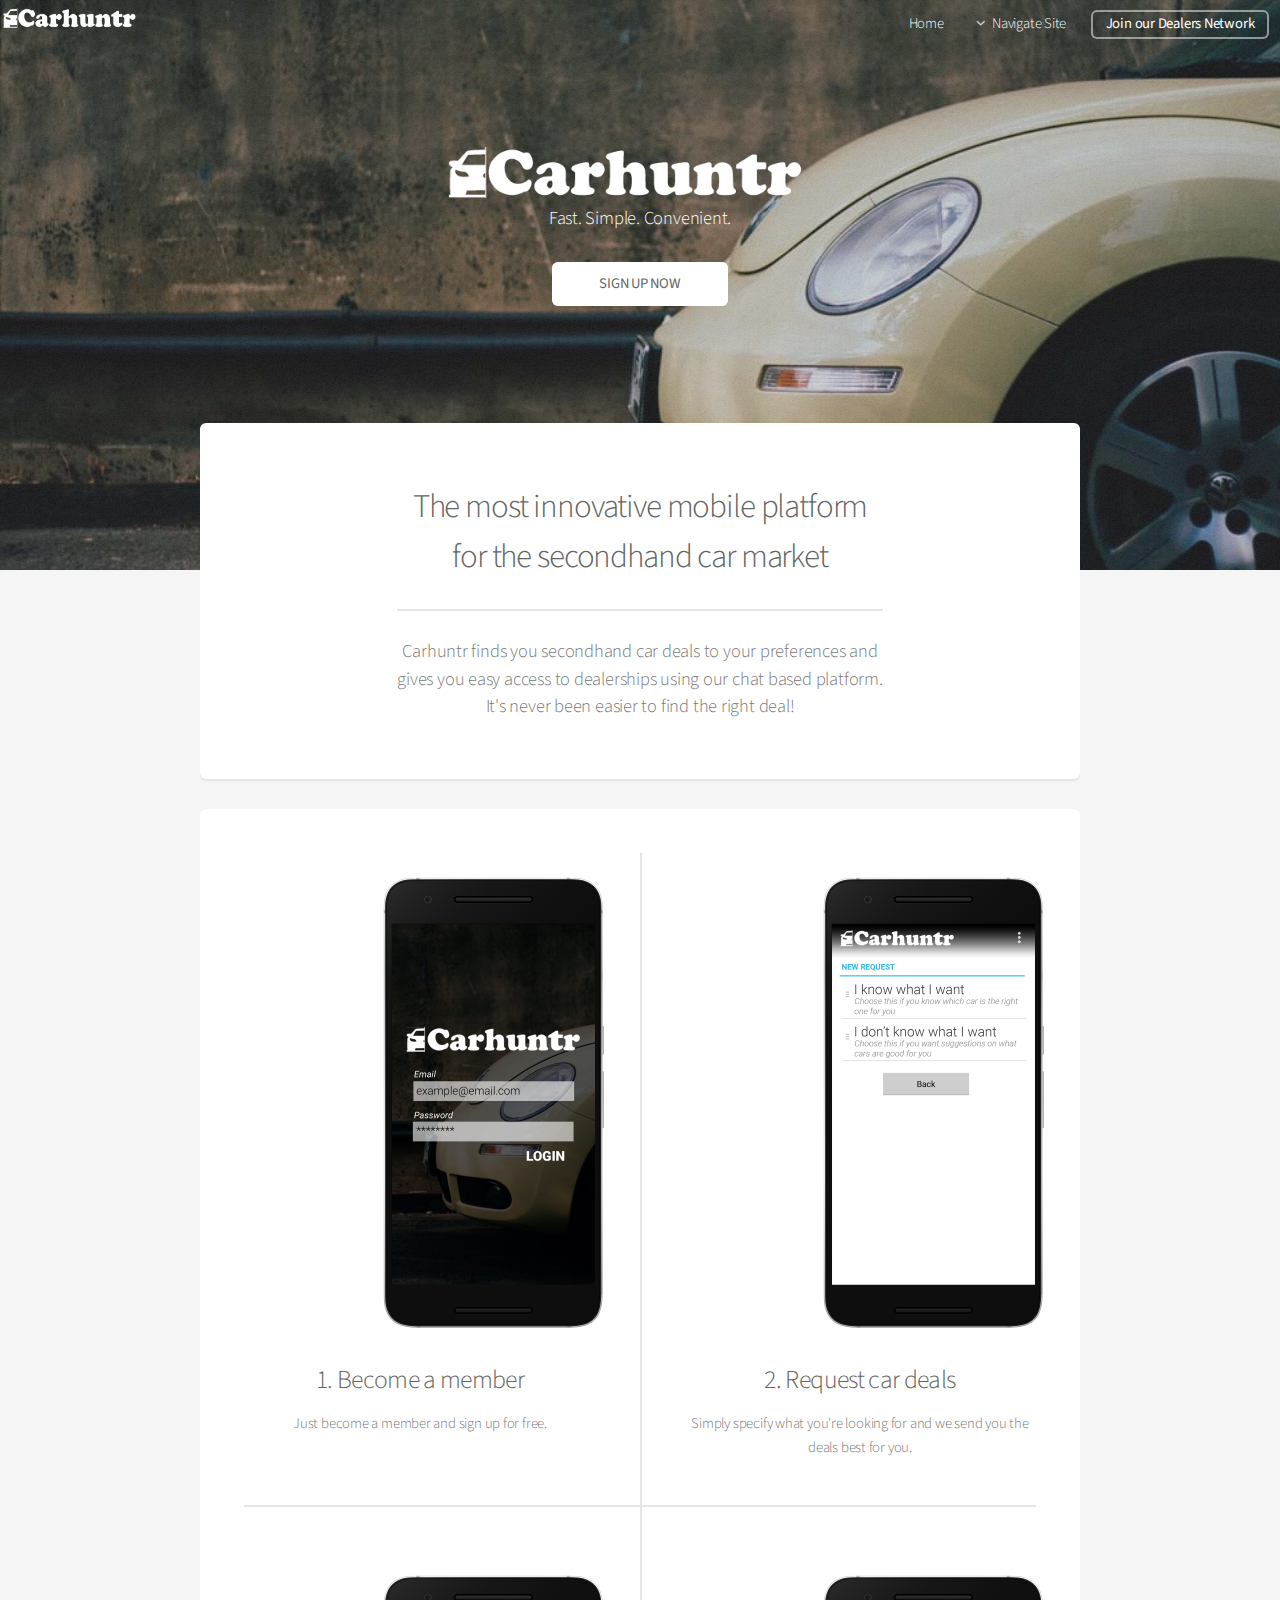
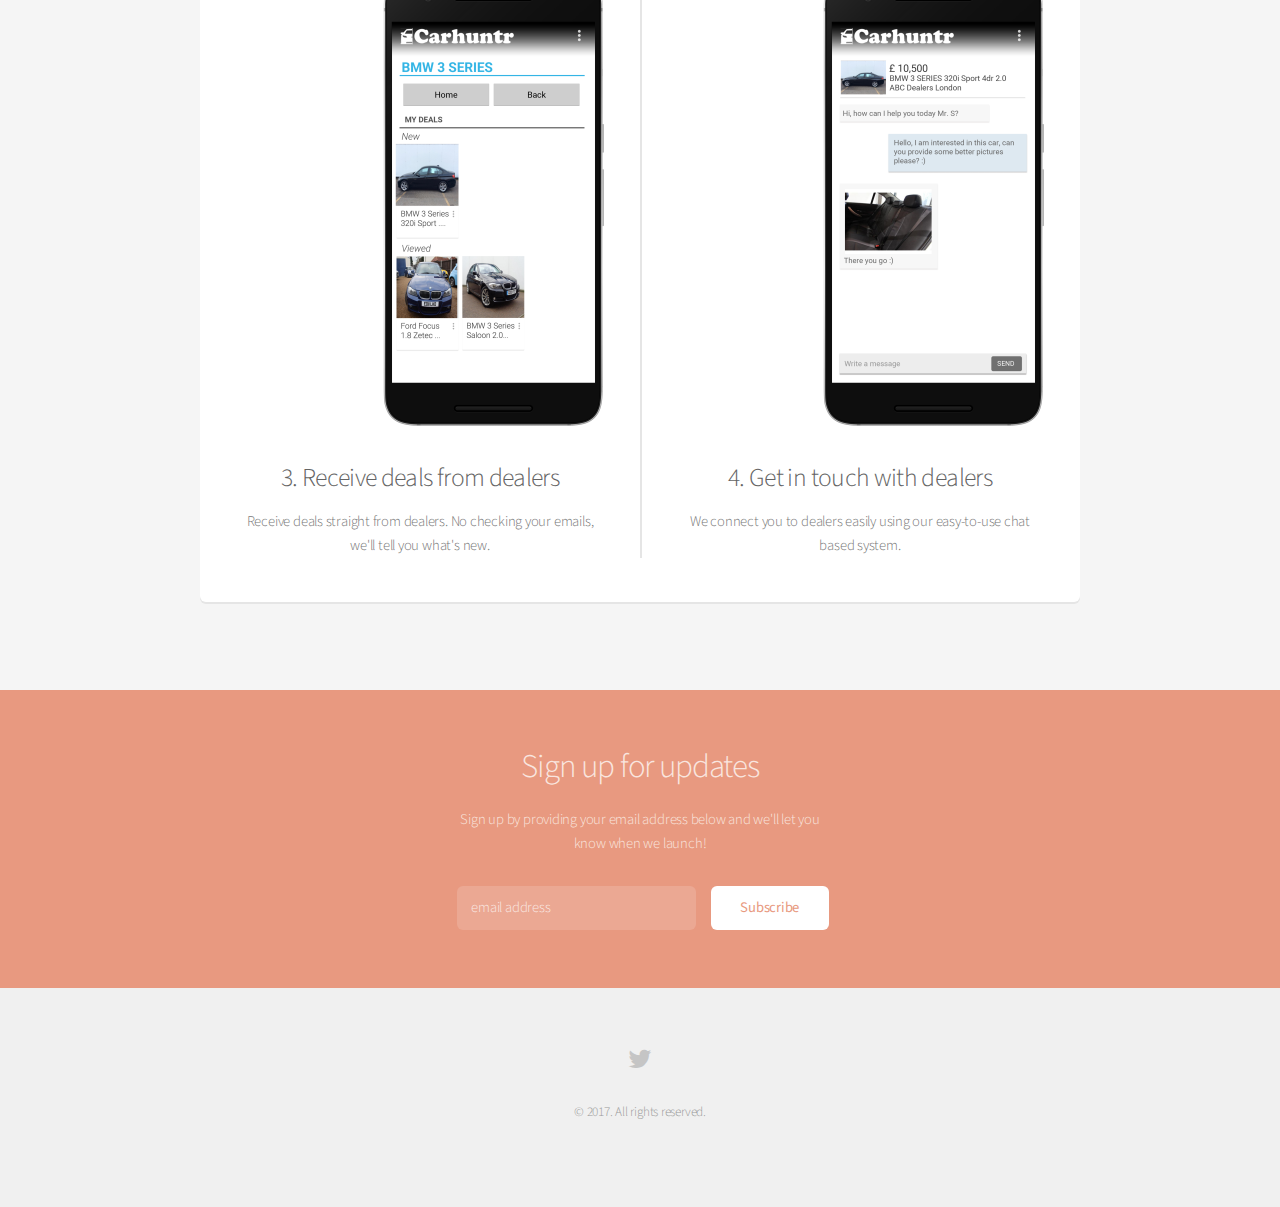
<file: index.html>
<!DOCTYPE HTML>

<script>
  (function(i,s,o,g,r,a,m){i['GoogleAnalyticsObject']=r;i[r]=i[r]||function(){
  (i[r].q=i[r].q||[]).push(arguments)},i[r].l=1*new Date();a=s.createElement(o),
  m=s.getElementsByTagName(o)[0];a.async=1;a.src=g;m.parentNode.insertBefore(a,m)
  })(window,document,'script','https://www.google-analytics.com/analytics.js','ga');

  ga('create', 'UA-92180576-1', 'auto');
  ga('send', 'pageview');

</script>

<html>
	<head>
		<title>HomePage - Carhuntr</title>
		<meta charset="utf-8" />
		<meta name="viewport" content="width=device-width, initial-scale=1" />
		<!--[if lte IE 8]><script src="assets/js/ie/html5shiv.js"></script><![endif]-->
		<link rel="stylesheet" href="assets/css/main.css" />
		<!--[if lte IE 8]><link rel="stylesheet" href="assets/css/ie8.css" /><![endif]-->
	</head>
	<body class="landing">
		<div id="page-wrapper">

			<!-- Header -->
				<header id="header" class="alt">
					<img src="images/logo1_bw.png" alt="Carhuntr" style="width:150px;height:20px;">
					<nav id="nav">
						<ul>
							<li><a href="index.html">Home</a></li>
							<li>
								<a href="#" class="icon fa-angle-down">Navigate Site</a>
								<ul>
									<li><a href="howitworks.html">How it works</a></li>
									<li><a href="contact.html">Contact us</a></li>
									<li><a href="about.html">About us</a></li>
								</ul>
							</li>
							<li><a href="dealersnetwork.html" class="button">Join our Dealers Network</a></li>
						</ul>
					</nav>
				</header>

			<!-- Banner -->
				<section id="banner">
					<img src="images/logo1_bw.png" alt="Carhuntr" style="width:400px;height:51px;">
					<!-- <h2>Carhuntr</h2> -->
					<p>Fast. Simple. Convenient.</p>
					<ul class="actions">
						<li><a href="#cta" class="button special">SIGN UP NOW</a></li>
						<!-- <li><a href="#" class="button"> For Dealerships</a></li> -->
					</ul>
				</section>

			<!-- Main -->
				<section id="main" class="container">

					<section class="box special">
						<header class="major">
							<h2>The most innovative mobile platform
							<br />
							for the secondhand car market</h2>
							<p>Carhuntr finds you secondhand car deals to your preferences and<br />
							gives you easy access to dealerships using our chat based platform.<br />
							It's never been easier to find the right deal!</p>
						</header>
						<!-- <span class="image featured"><img src="images/cars01.jpg" alt="" /></span> -->
					</section>

					<section class="box special features">
						<div class="features-row">
							<section>
								<!-- <span class="icon major fa-bolt accent2"></span> -->
								<img src="images/loginscreen.png" alt="" style="width:500px;height:500px;">
								<h3>1. Become a member</h3>
								<p>Just become a member and sign up for free.</p>
							</section>
							<section>
								<!-- <span class="icon major fa-area-chart accent3"></span> -->
								<img src="images/requests.png" alt="" style="width:500px;height:500px;">
								<h3>2. Request car deals</h3>
								<p>Simply specify what you're looking for and we send you the deals best for you.</p>
							</section>
						</div>
						<div class="features-row">
							<section>
								<!-- <span class="icon major fa-cloud accent4"></span> -->
								<img src="images/deals.png" alt="" style="width:500px;height:500px;">
								<h3>3. Receive deals from dealers</h3>
								<p>Receive deals straight from dealers. No checking your emails, we'll tell you what's new.</p>
							</section>
							<section>
								<!-- <span class="icon major fa-lock accent5"></span> -->
								<img src="images/chats.png" alt="" style="width:500px;height:500px;">
								<h3>4. Get in touch with dealers</h3>
								<p>We connect you to dealers easily using our easy-to-use chat based system.</p>
							</section>
						</div>
					</section>
				</section>

			<!-- CTA -->
				<section id="cta">
					
					<!-- Begin MailChimp Signup Form -->
					<link href="//cdn-images.mailchimp.com/embedcode/horizontal-slim-10_7.css" rel="stylesheet" type="text/css">
					<!--<style type="text/css">
						#mc_embed_signup{background:#fff; clear:left; font:14px Helvetica,Arial,sans-serif; width:100%;}
						/* Add your own MailChimp form style overrides in your site stylesheet or in this style block.
						   We recommend moving this block and the preceding CSS link to the HEAD of your HTML file. */
					</style> -->
					<div id="mc_embed_signup">
					<form action="//carhuntr.us15.list-manage.com/subscribe/post?u=a937866ec906970e019d36b29&amp;id=2bcf0d821e" method="post" id="mc-embedded-subscribe-form" name="mc-embedded-subscribe-form" class="validate" target="_blank" novalidate>
						<h2 for="mce-EMAIL">Sign up for updates</h2>
						<p>Sign up by providing your email address below and we'll let you know when we launch!</p>						
						<div id="mc_embed_signup_scroll" class="row uniform 50%">
							<div class="8u 12u(mobilep)">
								<input type="email" value="" name="EMAIL" class="email" id="mce-EMAIL" placeholder="email address" required>
							</div>
						<!-- real people should not fill this in and expect good things - do not remove this or risk form bot signups-->
						<div style="position: absolute; left: -5000px;" aria-hidden="true"><input type="text" name="b_a937866ec906970e019d36b29_2bcf0d821e" tabindex="-1" value=""></div>
						<div class="4u 12u(mobilep)"><input type="submit" value="Subscribe" name="subscribe" id="mc-embedded-subscribe" class="button"></div>
						</div>
					</form>
					</div>

					<!--End mc_embed_signup-->
					
					<!--<h2>Sign up for updates</h2>
					<p>Register by providing your email address below and we'll keep you updated! </p>

					<form>
						<div class="row uniform 50%">
							<div class="8u 12u(mobilep)">
								<input type="email" name="email" id="email" placeholder="Email Address" />
							</div>
							<div class="4u 12u(mobilep)">
								<input type="submit" value="Sign Up" class="fit" />
							</div>
						</div>
					</form>-->

				</section>

			<!-- Footer -->
				<footer id="footer">
					<ul class="icons">
						<li><a href="#" class="icon fa-twitter"><span class="label">Twitter</span></a></li>
						<!-- <li><a href="#" class="icon fa-facebook"><span class="label">Facebook</span></a></li>
						<li><a href="#" class="icon fa-instagram"><span class="label">Instagram</span></a></li>
						<li><a href="#" class="icon fa-github"><span class="label">Github</span></a></li>
						<li><a href="#" class="icon fa-dribbble"><span class="label">Dribbble</span></a></li>
						<li><a href="#" class="icon fa-google-plus"><span class="label">Google+</span></a></li> -->
					</ul>
					<ul class="copyright">
						<li>&copy; 2017. All rights reserved.</li>
					</ul>
				</footer>

		</div>

		<!-- Scripts -->
			<script src="assets/js/jquery.min.js"></script>
			<script src="assets/js/jquery.dropotron.min.js"></script>
			<script src="assets/js/jquery.scrollgress.min.js"></script>
			<script src="assets/js/skel.min.js"></script>
			<script src="assets/js/util.js"></script>
			<!--[if lte IE 8]><script src="assets/js/ie/respond.min.js"></script><![endif]-->
			<script src="assets/js/main.js"></script>

	</body>
</html>
</file>
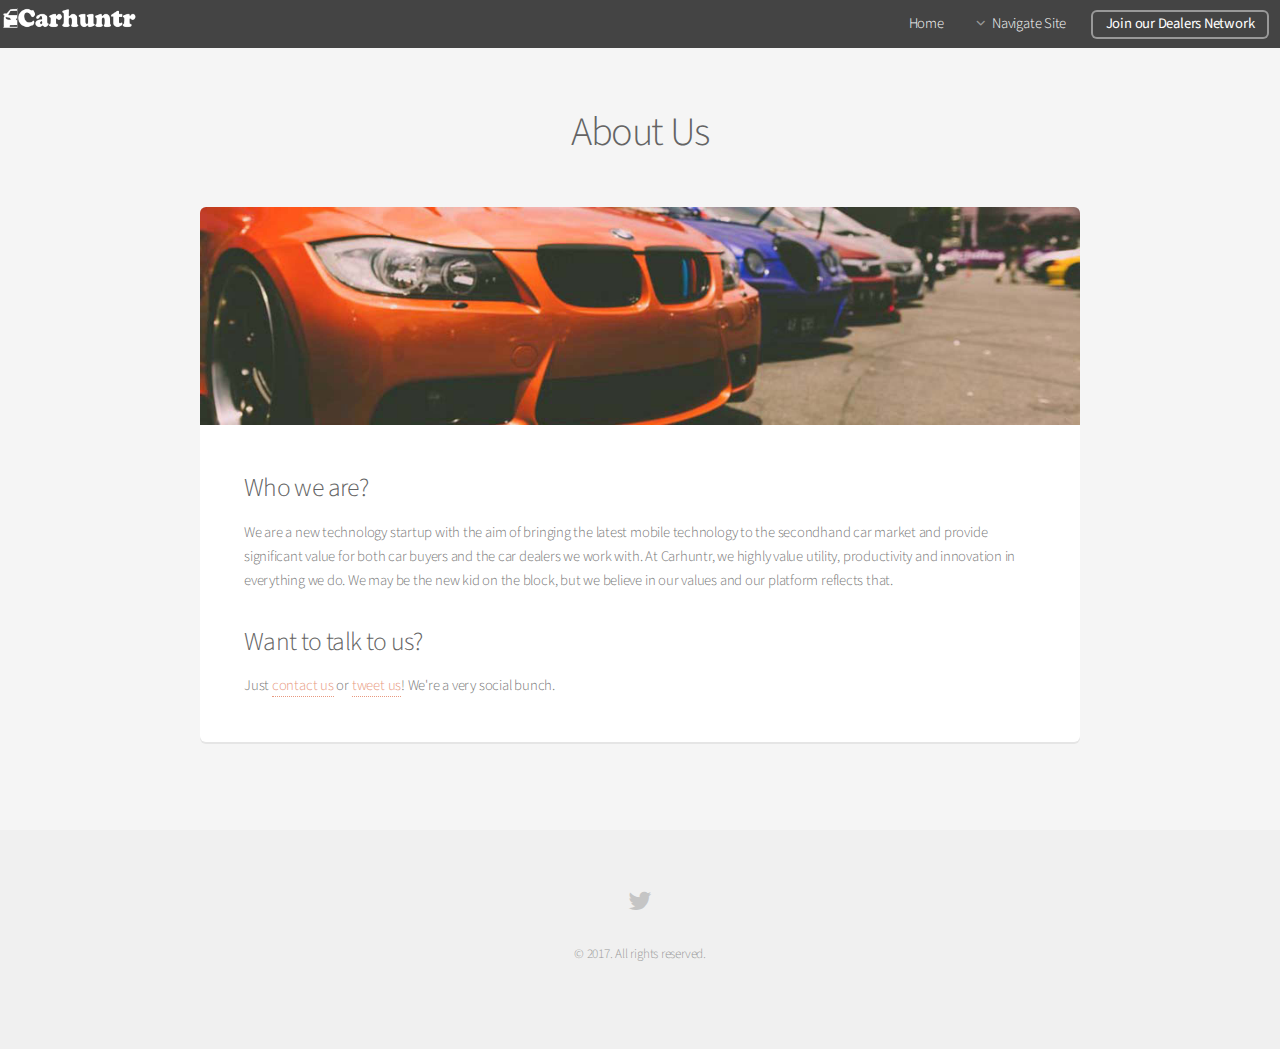
<file: about.html>
<!DOCTYPE HTML>
<script>
  (function(i,s,o,g,r,a,m){i['GoogleAnalyticsObject']=r;i[r]=i[r]||function(){
  (i[r].q=i[r].q||[]).push(arguments)},i[r].l=1*new Date();a=s.createElement(o),
  m=s.getElementsByTagName(o)[0];a.async=1;a.src=g;m.parentNode.insertBefore(a,m)
  })(window,document,'script','https://www.google-analytics.com/analytics.js','ga');

  ga('create', 'UA-92180576-1', 'auto');
  ga('send', 'pageview');

</script>

<html>
	<head>
		<title>About Us - Carhuntr</title>
		<meta charset="utf-8" />
		<meta name="viewport" content="width=device-width, initial-scale=1" />
		<!--[if lte IE 8]><script src="assets/js/ie/html5shiv.js"></script><![endif]-->
		<link rel="stylesheet" href="assets/css/main.css" />
		<!--[if lte IE 8]><link rel="stylesheet" href="assets/css/ie8.css" /><![endif]-->
	</head>
	<body>
		<div id="page-wrapper">

			<!-- Header -->
				<header id="header">
					<img src="images/logo1_bw.png" alt="Carhuntr" style="width:150px;height:20px;">
					<!-- <h1><a href="index.html">Alpha</a> by HTML5 UP</h1> -->
					<nav id="nav">
						<ul>
							<li><a href="index.html">Home</a></li>
							<li>
								<a href="#" class="icon fa-angle-down">Navigate Site</a>
								<ul>
									<li><a href="howitworks.html">How it works</a></li>
									<li><a href="contact.html">Contact us</a></li>
									<li><a href="about.html">About us</a></li>
									<!-- 
									<li>
										<a href="#">Submenu</a>
										<ul>
											<li><a href="#">Option One</a></li>
											<li><a href="#">Option Two</a></li>
											<li><a href="#">Option Three</a></li>
											<li><a href="#">Option Four</a></li>
										</ul>
									</li>
									-->
								</ul>
							</li>
							<li><a href="dealersnetwork.html" class="button">Join our Dealers Network</a></li>
						</ul>
					</nav>
				</header>

			<!-- Main -->
				<section id="main" class="container">
					<header>
						<h2>About Us</h2>
						<!-- <p>A generic page for every non-generic situation.</p> -->
					</header>
	
					<div class="box">
						<span class="image featured"><img src="images/cars01.jpg" alt="" /></span>
						<h3>Who we are?</h3>
						<p>We are a new technology startup with the aim of bringing the latest mobile technology to the secondhand car market and provide significant value for both car buyers and the car dealers we work with. At Carhuntr, we highly value utility, productivity and innovation in everything we do. We may be the new kid on the block, but we believe in our values and our platform reflects that.</p>
						<h3>Want to talk to us?</h3>
						<p>Just <a href="contact.html">contact us</a> or <a href="https://www.twitter.com/CarHuntrUK">tweet us</a>! We're a very social bunch.</p>
						<!-- <div class="row">
							<div class="6u 12u(mobilep)">
								<h3>For Car Buyers</h3>
								<p>As a car buyer, we take most of the time consuming parts of buying cars - all you have to do is download our app, register for free and tell us what you are looking for! We will send you all the appropriate deals straight from our dealers and enable you to chat to the dealer about the deal at a touch of a button!</p>
							</div>
							<div class="6u 12u(mobilep)">
								<h3>For Car Dealers</h3>
								<p>As a dealer, it can be frustrating finding customer leads and closing the deals fast enough. Our dealers get a state-of-the-art platform for advertising their cars, get leads quickly and provide a better customer service to car buyers - all using the power of smartphones. Contact us at ____________ for more information about joining our dealer network.</p>
							</div> -->
						</div>
					</div>
				</section>

			<!-- Footer -->
				<footer id="footer">
					<ul class="icons">
						<li><a href="#" class="icon fa-twitter"><span class="label">Twitter</span></a></li>
						<!-- <li><a href="#" class="icon fa-facebook"><span class="label">Facebook</span></a></li>
						<li><a href="#" class="icon fa-instagram"><span class="label">Instagram</span></a></li>
						<li><a href="#" class="icon fa-github"><span class="label">Github</span></a></li>
						<li><a href="#" class="icon fa-dribbble"><span class="label">Dribbble</span></a></li>
						<li><a href="#" class="icon fa-google-plus"><span class="label">Google+</span></a></li> -->
					</ul>
					<ul class="copyright">
						<li>&copy; 2017. All rights reserved.</li>
					</ul>
				</footer>

		</div>

		<!-- Scripts -->
			<script src="assets/js/jquery.min.js"></script>
			<script src="assets/js/jquery.dropotron.min.js"></script>
			<script src="assets/js/jquery.scrollgress.min.js"></script>
			<script src="assets/js/skel.min.js"></script>
			<script src="assets/js/util.js"></script>
			<!--[if lte IE 8]><script src="assets/js/ie/respond.min.js"></script><![endif]-->
			<script src="assets/js/main.js"></script>

	</body>
</html>
</file>
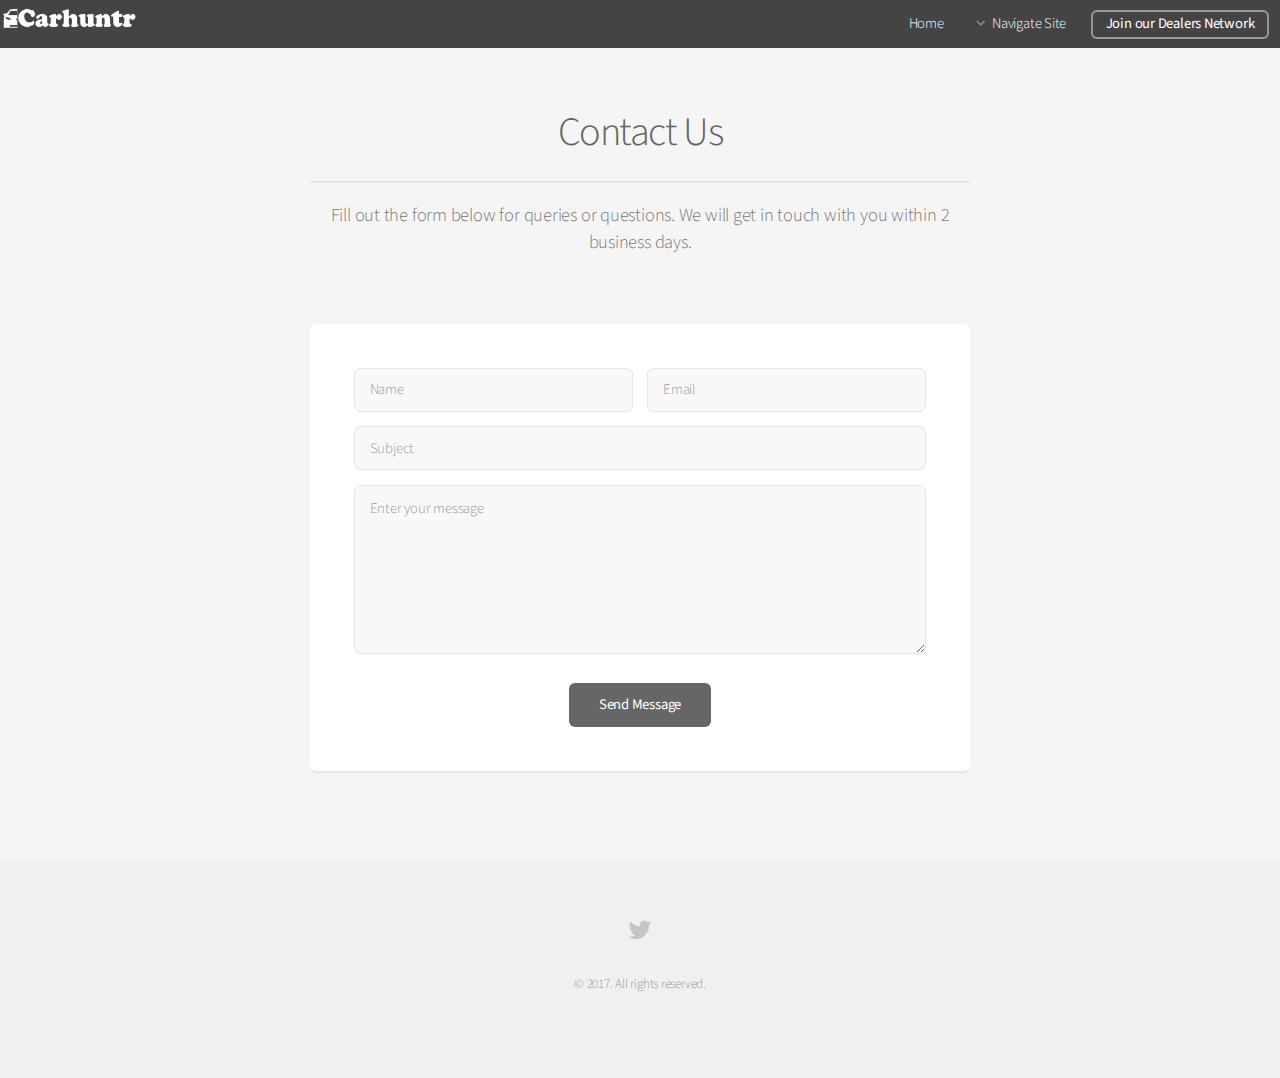
<file: contact.html>
<!DOCTYPE HTML>
<script>
  (function(i,s,o,g,r,a,m){i['GoogleAnalyticsObject']=r;i[r]=i[r]||function(){
  (i[r].q=i[r].q||[]).push(arguments)},i[r].l=1*new Date();a=s.createElement(o),
  m=s.getElementsByTagName(o)[0];a.async=1;a.src=g;m.parentNode.insertBefore(a,m)
  })(window,document,'script','https://www.google-analytics.com/analytics.js','ga');

  ga('create', 'UA-92180576-1', 'auto');
  ga('send', 'pageview');

</script>

<html>
	<head>
		<title>Contact Us - Carhuntr</title>
		<meta charset="utf-8" />
		<meta name="viewport" content="width=device-width, initial-scale=1" />
		<!--[if lte IE 8]><script src="assets/js/ie/html5shiv.js"></script><![endif]-->
		<link rel="stylesheet" href="assets/css/main.css" />
		<!--[if lte IE 8]><link rel="stylesheet" href="assets/css/ie8.css" /><![endif]-->
	</head>
	<body>
		<div id="page-wrapper">

			<!-- Header -->
				<header id="header">
					<img src="images/logo1_bw.png" alt="Carhuntr" style="width:150px;height:20px;">
					<!-- <h1><a href="index.html">Alpha</a> by HTML5 UP</h1> -->
					<nav id="nav">
						<ul>
							<li><a href="index.html">Home</a></li>
							<li>
								<a href="#" class="icon fa-angle-down">Navigate Site</a>
								<ul>
									<li><a href="howitworks.html">How it works</a></li>
									<li><a href="contact.html">Contact us</a></li>
									<li><a href="about.html">About us</a></li>
								</ul>
							</li>
							<li><a href="dealersnetwork.html" class="button">Join our Dealers Network</a></li>
						</ul>
					</nav>
				</header>

			<!-- Main -->
				<section id="main" class="container 75%">
					<header>
						<h2>Contact Us</h2>
						<p>Fill out the form below for queries or questions. We will get in touch with you within 2 business days.</p>
					</header>
					<div class="box">
						<form method="post" action="#">
							<div class="row uniform 50%">
								<div class="6u 12u(mobilep)">
									<input type="text" name="name" id="name" value="" placeholder="Name" />
								</div>
								<div class="6u 12u(mobilep)">
									<input type="email" name="email" id="email" value="" placeholder="Email" />
								</div>
							</div>
							<div class="row uniform 50%">
								<div class="12u">
									<input type="text" name="subject" id="subject" value="" placeholder="Subject" />
								</div>
							</div>
							<div class="row uniform 50%">
								<div class="12u">
									<textarea name="message" id="message" placeholder="Enter your message" rows="6"></textarea>
								</div>
							</div>
							<div class="row uniform">
								<div class="12u">
									<ul class="actions align-center">
										<li><input type="submit" value="Send Message" /></li>
									</ul>
								</div>
							</div>
						</form>
					</div>
				</section>

			<!-- Footer -->
				<footer id="footer">
					<ul class="icons">
						<li><a href="#" class="icon fa-twitter"><span class="label">Twitter</span></a></li>
					</ul>
					<ul class="copyright">
						<li>&copy; 2017. All rights reserved.</li>
					</ul>
				</footer>

		</div>

		<!-- Scripts -->
			<script src="assets/js/jquery.min.js"></script>
			<script src="assets/js/jquery.dropotron.min.js"></script>
			<script src="assets/js/jquery.scrollgress.min.js"></script>
			<script src="assets/js/skel.min.js"></script>
			<script src="assets/js/util.js"></script>
			<!--[if lte IE 8]><script src="assets/js/ie/respond.min.js"></script><![endif]-->
			<script src="assets/js/main.js"></script>

	</body>
</html>
</file>
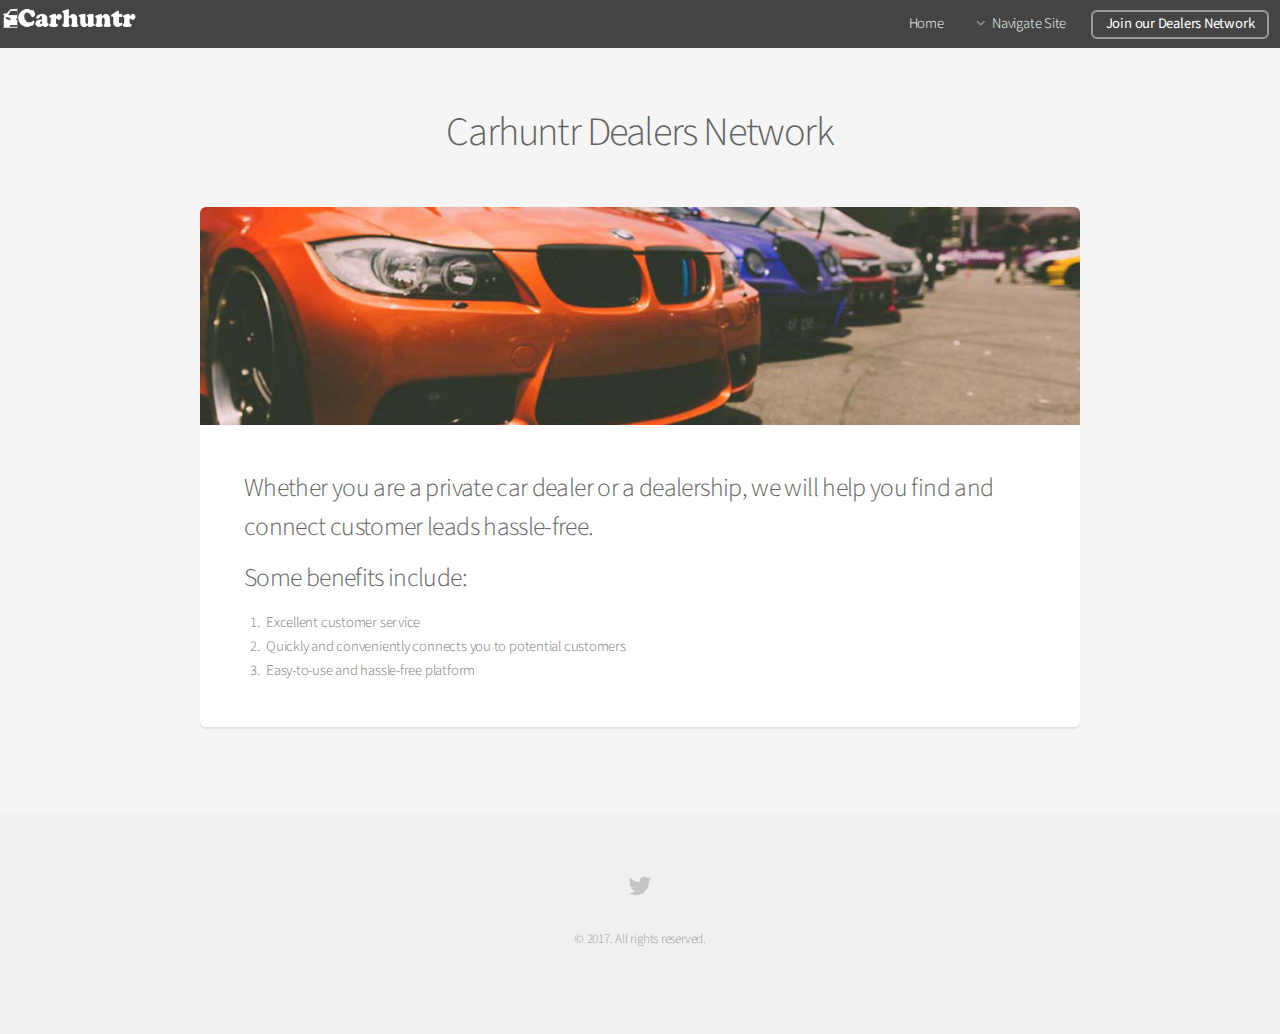
<file: dealersnetwork.html>
<!DOCTYPE HTML>
<script>
  (function(i,s,o,g,r,a,m){i['GoogleAnalyticsObject']=r;i[r]=i[r]||function(){
  (i[r].q=i[r].q||[]).push(arguments)},i[r].l=1*new Date();a=s.createElement(o),
  m=s.getElementsByTagName(o)[0];a.async=1;a.src=g;m.parentNode.insertBefore(a,m)
  })(window,document,'script','https://www.google-analytics.com/analytics.js','ga');

  ga('create', 'UA-92180576-1', 'auto');
  ga('send', 'pageview');

</script>

<html>
	<head>
		<title>Dealers Network - Carhuntr</title>
		<meta charset="utf-8" />
		<meta name="viewport" content="width=device-width, initial-scale=1" />
		<!--[if lte IE 8]><script src="assets/js/ie/html5shiv.js"></script><![endif]-->
		<link rel="stylesheet" href="assets/css/main.css" />
		<!--[if lte IE 8]><link rel="stylesheet" href="assets/css/ie8.css" /><![endif]-->
	</head>
	<body>
		<div id="page-wrapper">

			<!-- Header -->
				<header id="header">
					<img src="images/logo1_bw.png" alt="Carhuntr" style="width:150px;height:20px;">
					<nav id="nav">
						<ul>
							<li><a href="index.html">Home</a></li>
							<li>
								<a href="#" class="icon fa-angle-down">Navigate Site</a>
								<ul>
									<li><a href="howitworks.html">How it works</a></li>
									<li><a href="contact.html">Contact us</a></li>
									<li><a href="about.html">About us</a></li>
								</ul>
							</li>
							<li><a href="#" class="button">Join our Dealers Network</a></li>
						</ul>
					</nav>
				</header>

			<!-- Main -->
				<section id="main" class="container">
					<header>
						<h2>Carhuntr Dealers Network</h2>
					</header>
	
					<div class="box">
						<span class="image featured"><img src="images/cars01.jpg" alt="" /></span>
						<h3>Whether you are a private car dealer or a dealership, we will help you find and connect customer leads hassle-free.</h3>
						<h3>Some benefits include:</h3>
						<ol>
							<li>Excellent customer service</li>
							<li>Quickly and conveniently connects you to potential customers</li>
							<li>Easy-to-use and hassle-free platform</li>
						</ol>
						</div>
					</div>
				</section>

			<!-- Footer -->
				<footer id="footer">
					<ul class="icons">
						<li><a href="#" class="icon fa-twitter"><span class="label">Twitter</span></a></li>
						<!-- <li><a href="#" class="icon fa-facebook"><span class="label">Facebook</span></a></li>
						<li><a href="#" class="icon fa-instagram"><span class="label">Instagram</span></a></li>
						<li><a href="#" class="icon fa-github"><span class="label">Github</span></a></li>
						<li><a href="#" class="icon fa-dribbble"><span class="label">Dribbble</span></a></li>
						<li><a href="#" class="icon fa-google-plus"><span class="label">Google+</span></a></li> -->
					</ul>
					<ul class="copyright">
						<li>&copy; 2017. All rights reserved.</li>
					</ul>
				</footer>

		</div>

		<!-- Scripts -->
			<script src="assets/js/jquery.min.js"></script>
			<script src="assets/js/jquery.dropotron.min.js"></script>
			<script src="assets/js/jquery.scrollgress.min.js"></script>
			<script src="assets/js/skel.min.js"></script>
			<script src="assets/js/util.js"></script>
			<!--[if lte IE 8]><script src="assets/js/ie/respond.min.js"></script><![endif]-->
			<script src="assets/js/main.js"></script>

	</body>
</html>
</file>
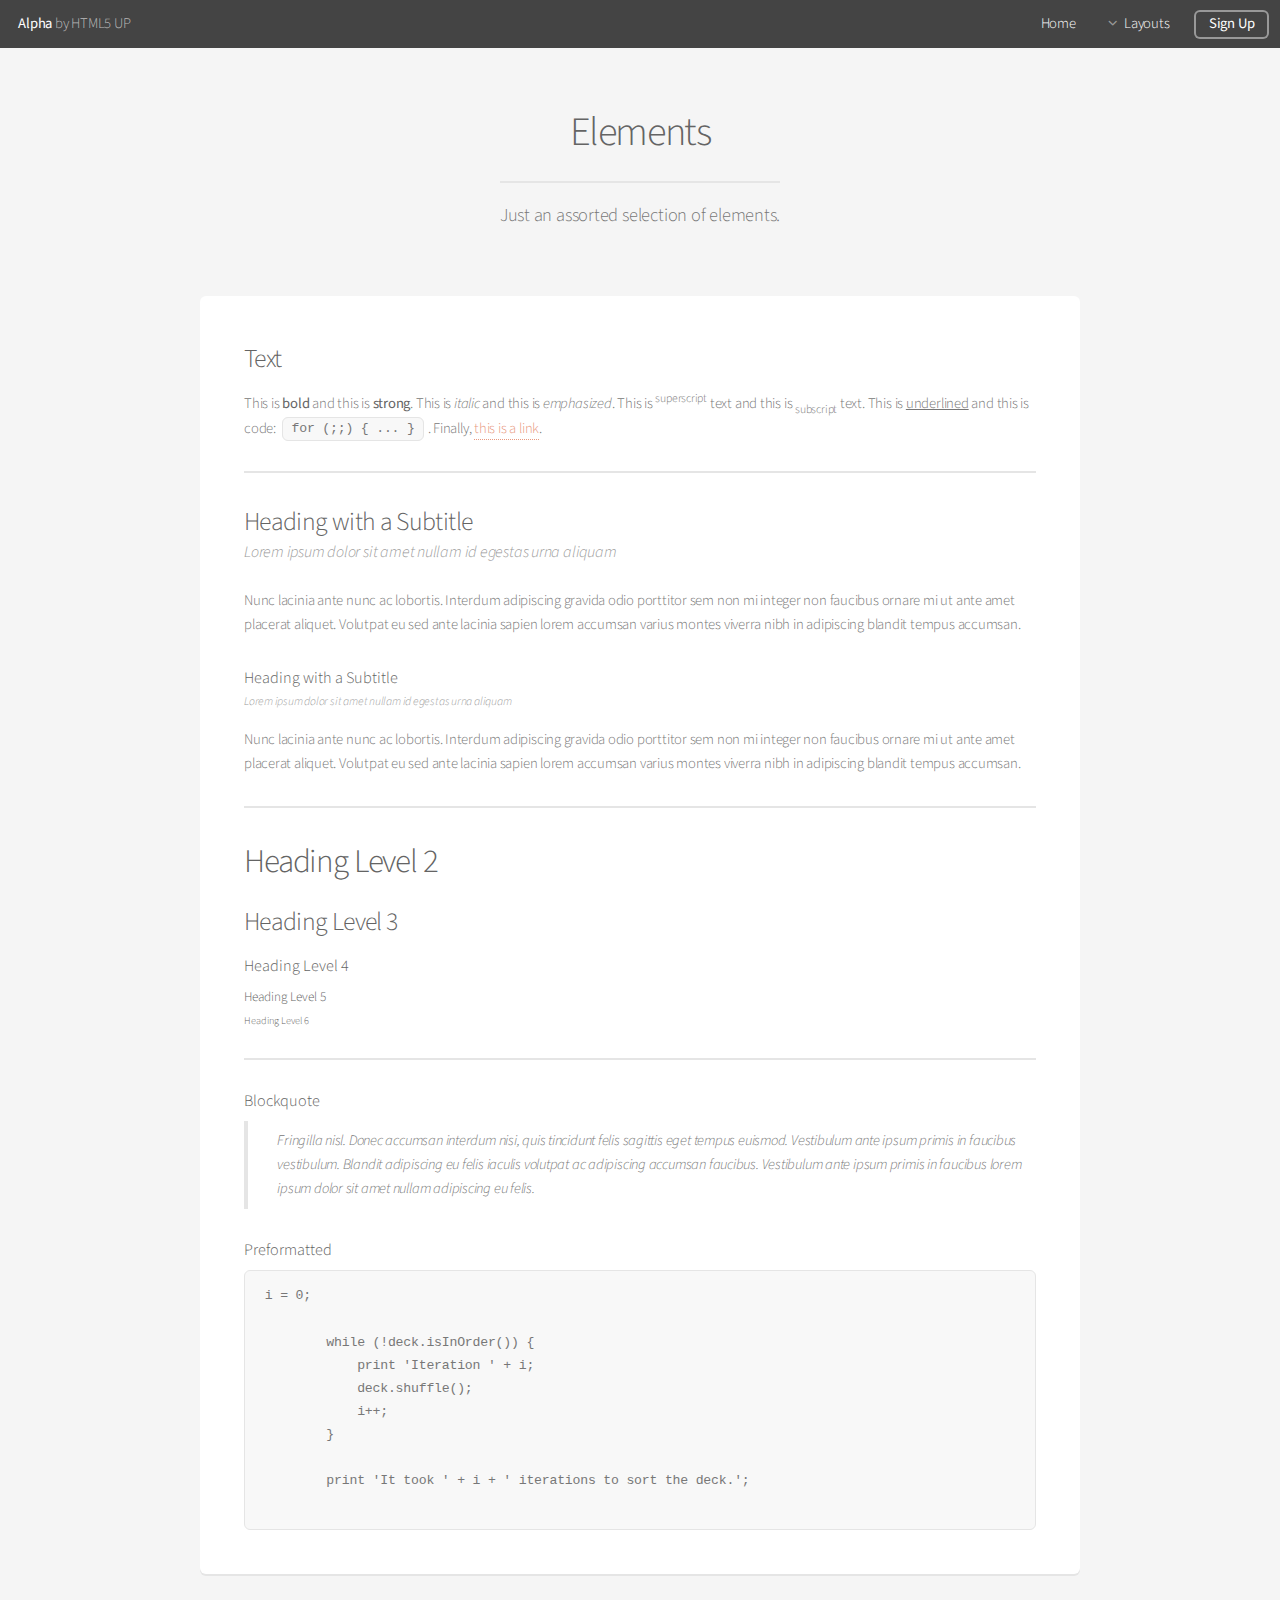
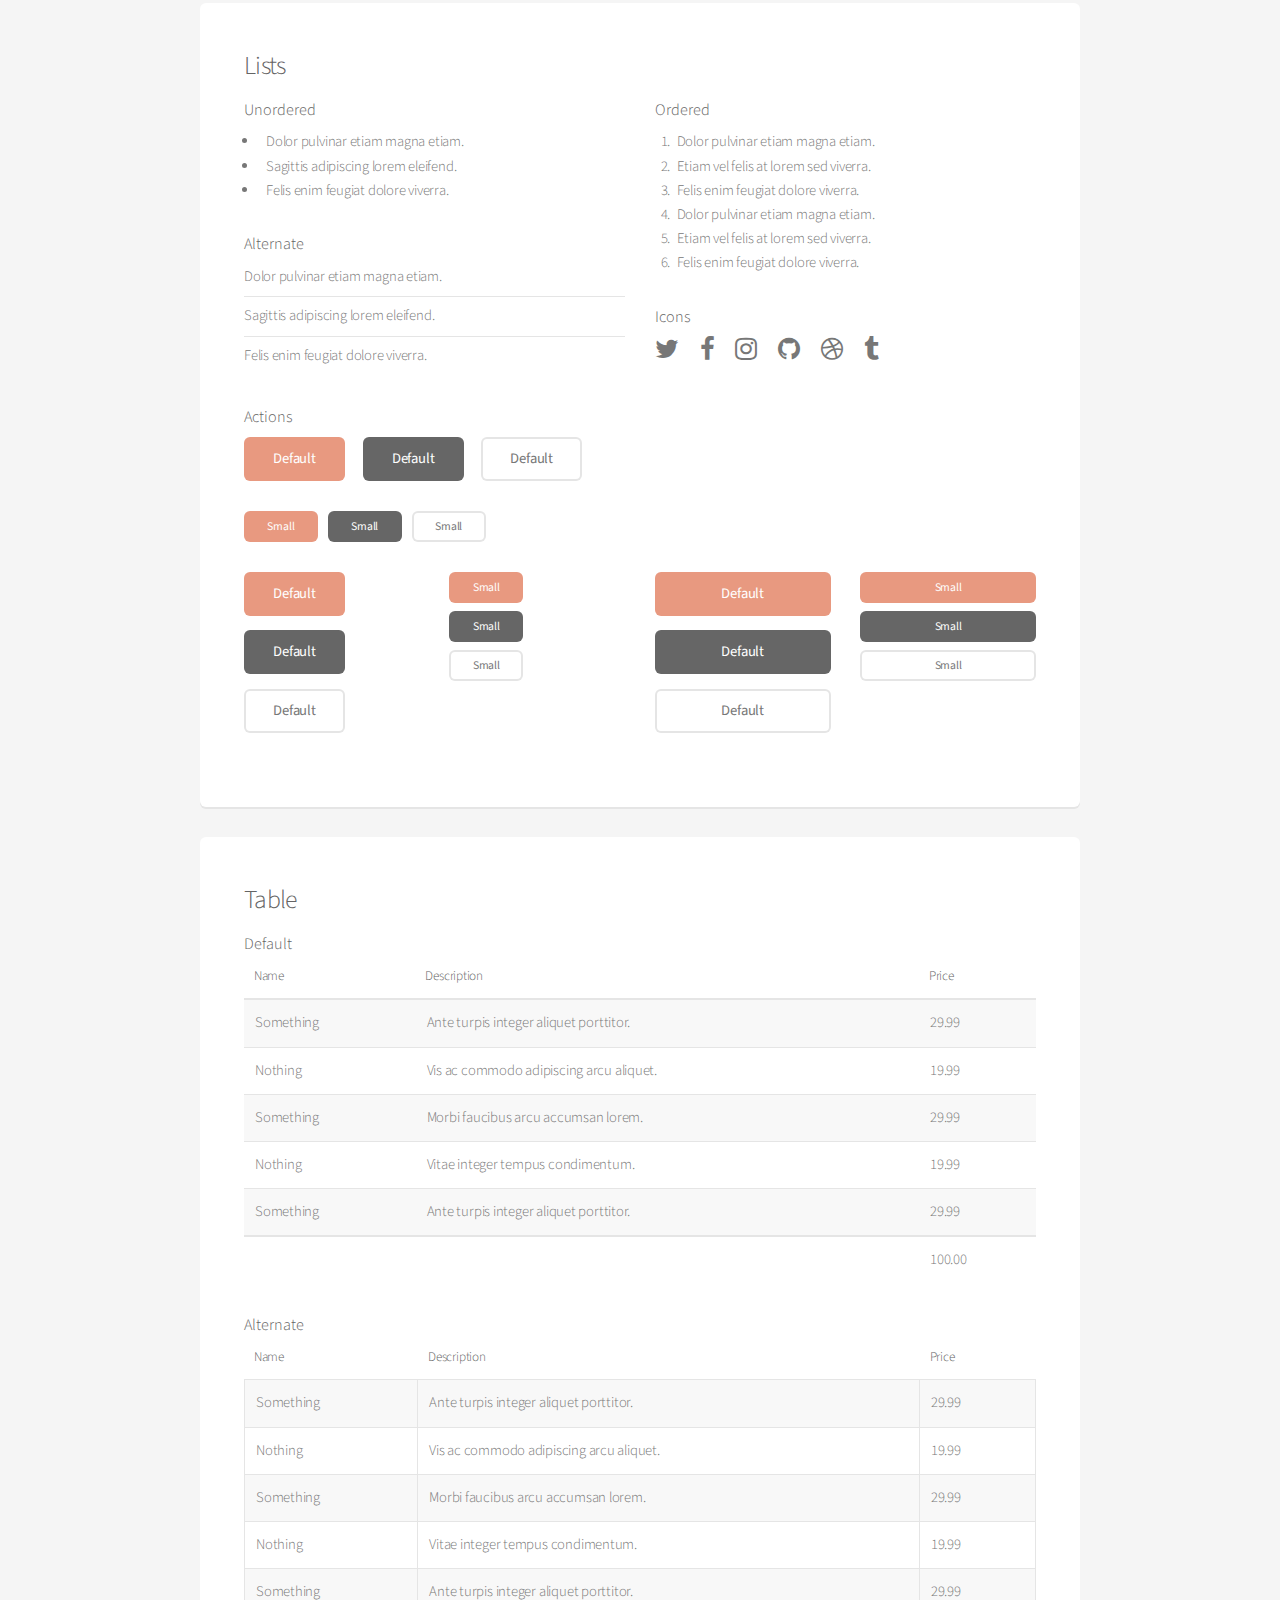
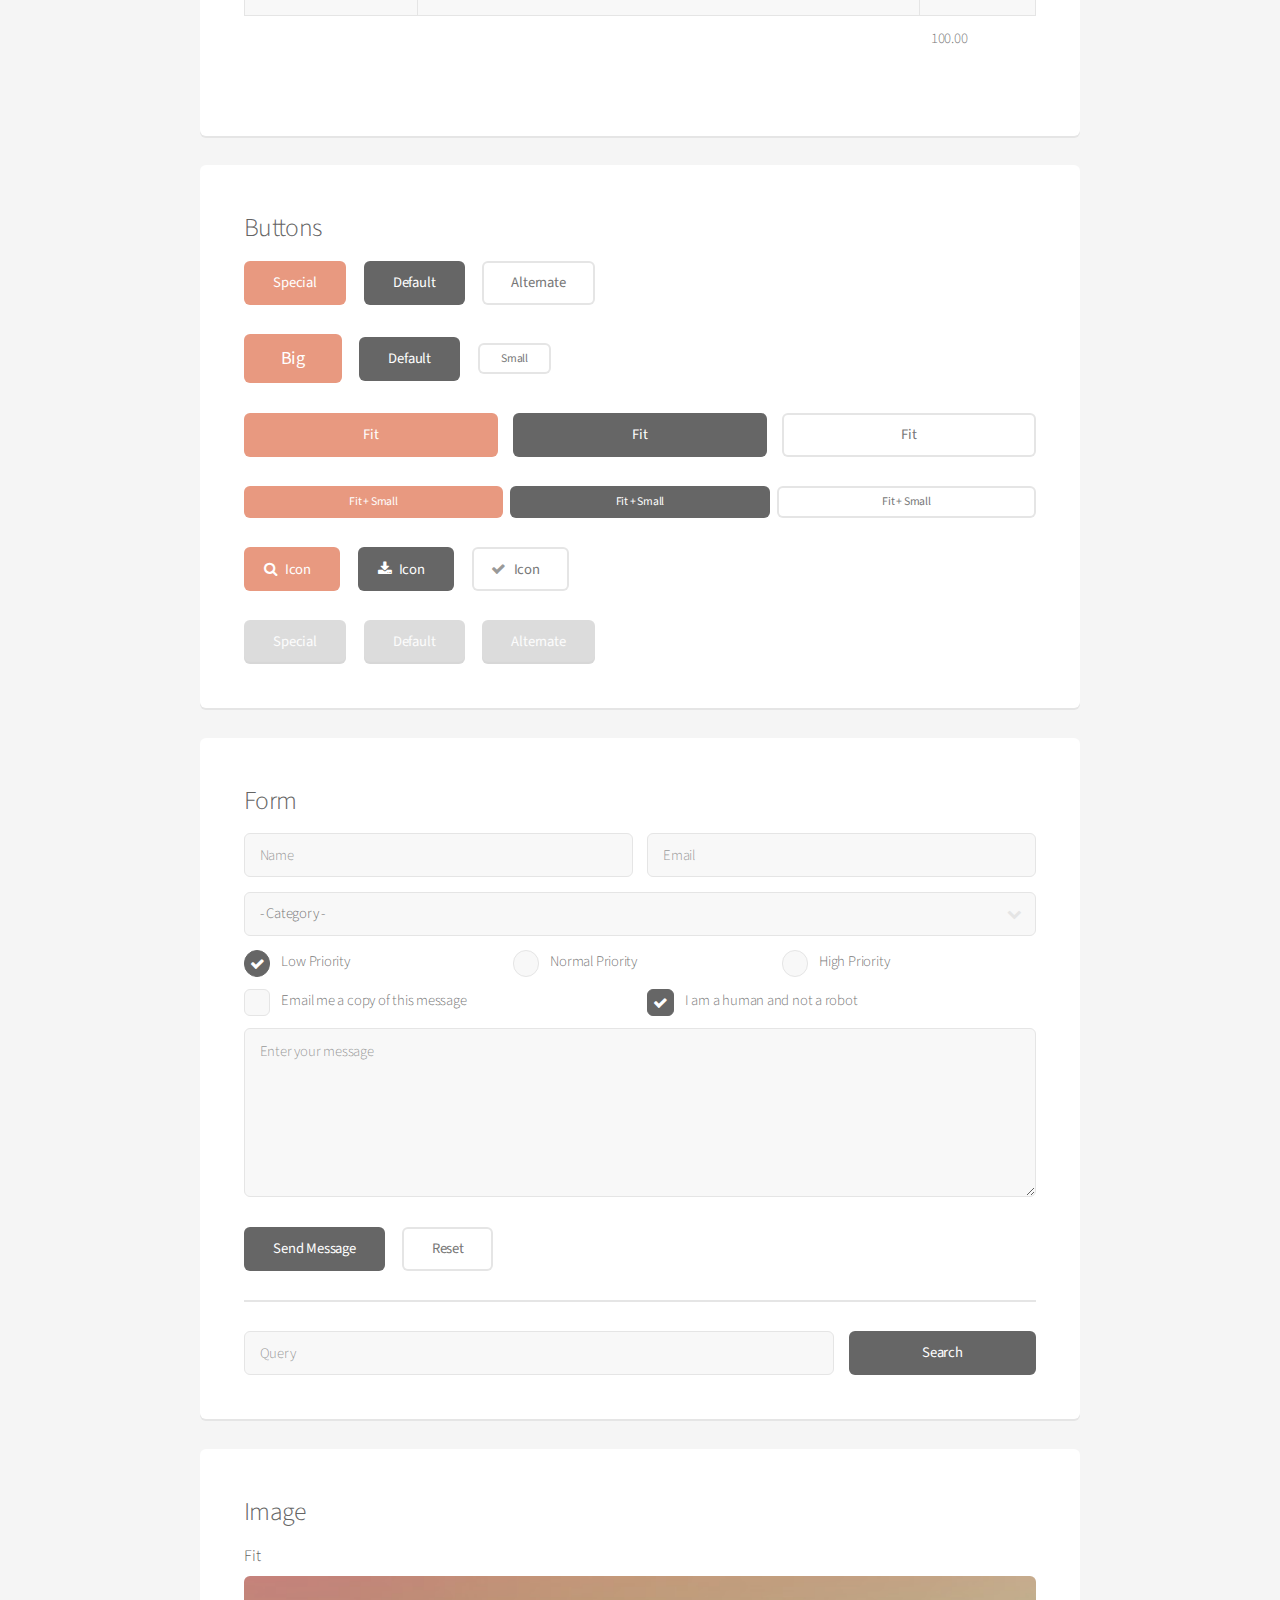
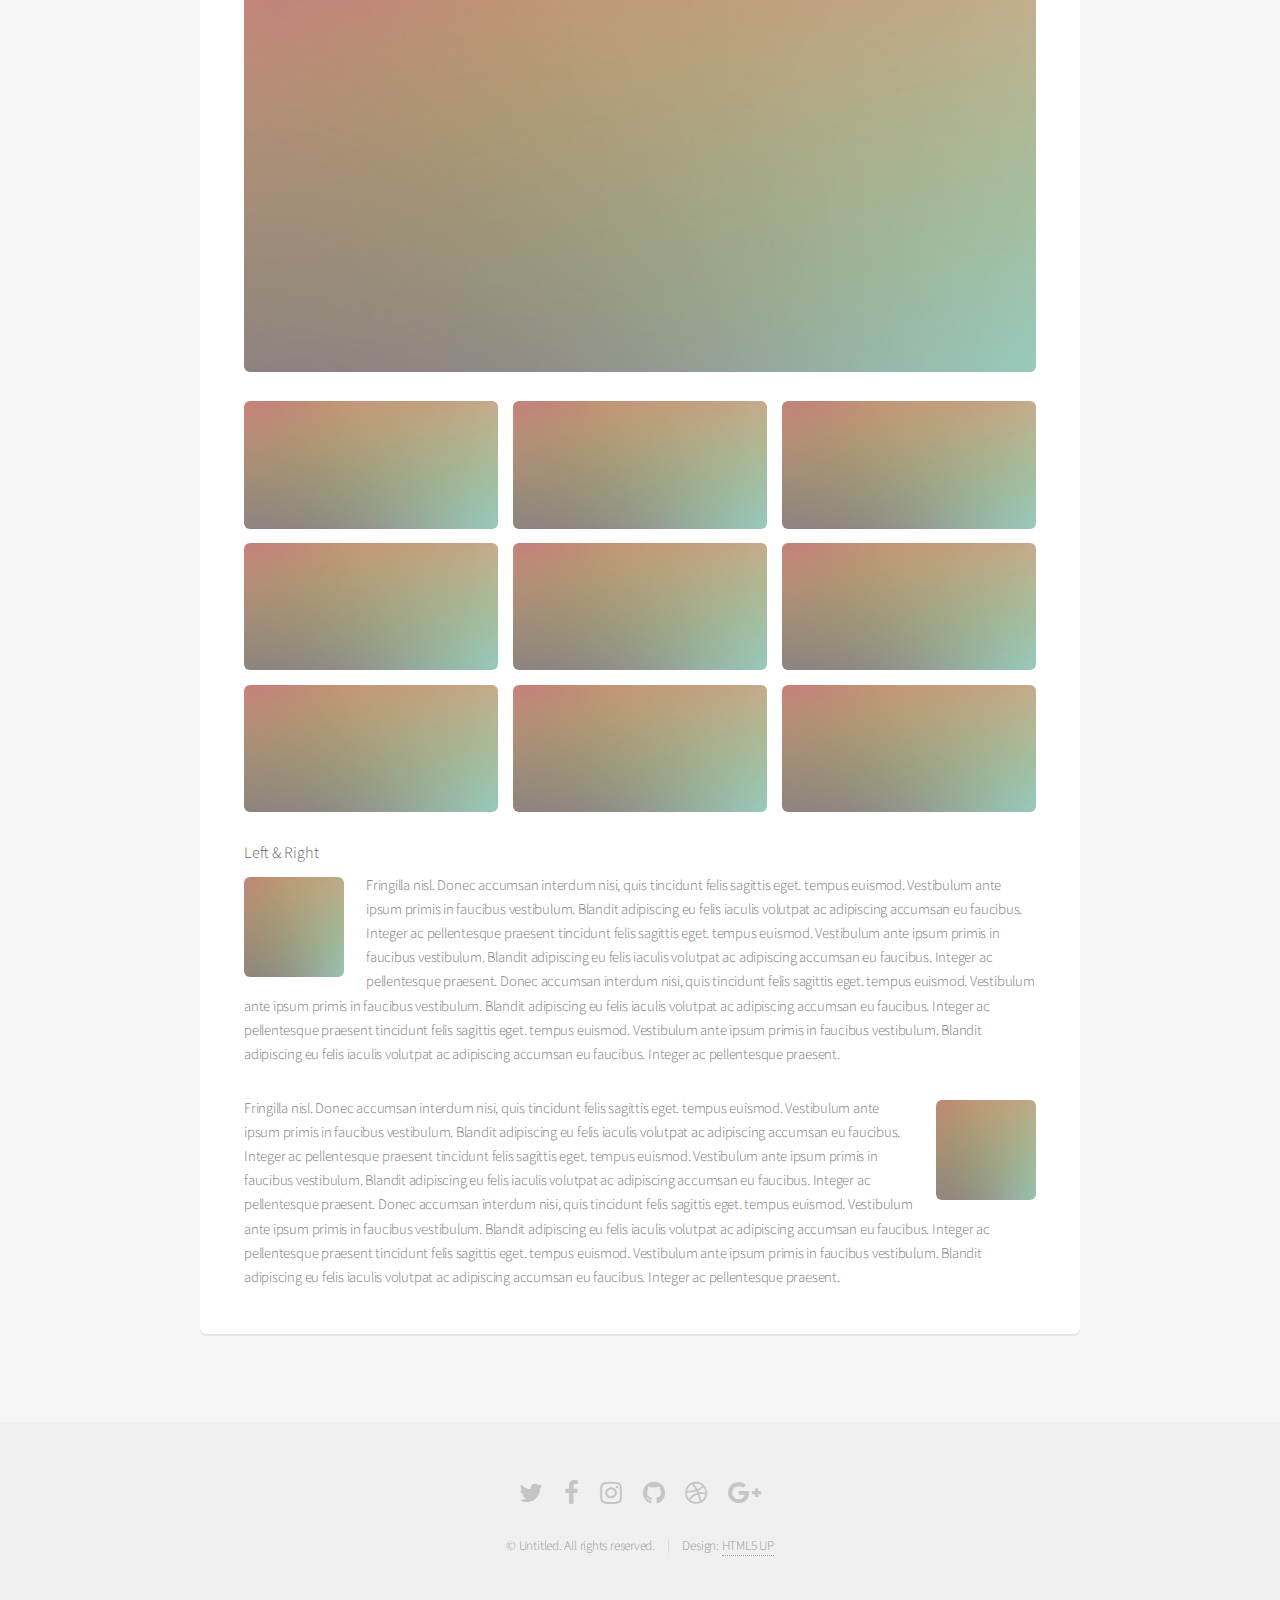
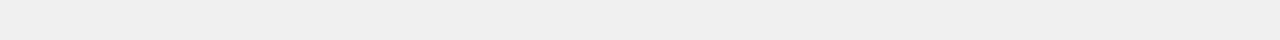
<file: elements.html>
<!DOCTYPE HTML>
<!--
	Alpha by HTML5 UP
	html5up.net | @ajlkn
	Free for personal and commercial use under the CCA 3.0 license (html5up.net/license)
-->
<html>
	<head>
		<title>Elements - Alpha by HTML5 UP</title>
		<meta charset="utf-8" />
		<meta name="viewport" content="width=device-width, initial-scale=1" />
		<!--[if lte IE 8]><script src="assets/js/ie/html5shiv.js"></script><![endif]-->
		<link rel="stylesheet" href="assets/css/main.css" />
		<!--[if lte IE 8]><link rel="stylesheet" href="assets/css/ie8.css" /><![endif]-->
	</head>
	<body>
		<div id="page-wrapper">

			<!-- Header -->
				<header id="header">
					<h1><a href="index.html">Alpha</a> by HTML5 UP</h1>
					<nav id="nav">
						<ul>
							<li><a href="index.html">Home</a></li>
							<li>
								<a href="#" class="icon fa-angle-down">Layouts</a>
								<ul>
									<li><a href="generic.html">Generic</a></li>
									<li><a href="contact.html">Contact</a></li>
									<li><a href="elements.html">Elements</a></li>
									<li>
										<a href="#">Submenu</a>
										<ul>
											<li><a href="#">Option One</a></li>
											<li><a href="#">Option Two</a></li>
											<li><a href="#">Option Three</a></li>
											<li><a href="#">Option Four</a></li>
										</ul>
									</li>
								</ul>
							</li>
							<li><a href="#" class="button">Sign Up</a></li>
						</ul>
					</nav>
				</header>

			<!-- Main -->
				<section id="main" class="container">
					<header>
						<h2>Elements</h2>
						<p>Just an assorted selection of elements.</p>
					</header>
					<div class="row">
						<div class="12u">

							<!-- Text -->
								<section class="box">
									<h3>Text</h3>
									<p>This is <b>bold</b> and this is <strong>strong</strong>. This is <i>italic</i> and this is <em>emphasized</em>.
									This is <sup>superscript</sup> text and this is <sub>subscript</sub> text.
									This is <u>underlined</u> and this is code: <code>for (;;) { ... }</code>. Finally, <a href="#">this is a link</a>.</p>

									<hr />

									<header>
										<h3>Heading with a Subtitle</h3>
										<p>Lorem ipsum dolor sit amet nullam id egestas urna aliquam</p>
									</header>
									<p>Nunc lacinia ante nunc ac lobortis. Interdum adipiscing gravida odio porttitor sem non mi integer non faucibus ornare mi ut ante amet placerat aliquet. Volutpat eu sed ante lacinia sapien lorem accumsan varius montes viverra nibh in adipiscing blandit tempus accumsan.</p>
									<header>
										<h4>Heading with a Subtitle</h4>
										<p>Lorem ipsum dolor sit amet nullam id egestas urna aliquam</p>
									</header>
									<p>Nunc lacinia ante nunc ac lobortis. Interdum adipiscing gravida odio porttitor sem non mi integer non faucibus ornare mi ut ante amet placerat aliquet. Volutpat eu sed ante lacinia sapien lorem accumsan varius montes viverra nibh in adipiscing blandit tempus accumsan.</p>

									<hr />

									<h2>Heading Level 2</h2>
									<h3>Heading Level 3</h3>
									<h4>Heading Level 4</h4>
									<h5>Heading Level 5</h5>
									<h6>Heading Level 6</h6>

									<hr />

									<h4>Blockquote</h4>
									<blockquote>Fringilla nisl. Donec accumsan interdum nisi, quis tincidunt felis sagittis eget tempus euismod. Vestibulum ante ipsum primis in faucibus vestibulum. Blandit adipiscing eu felis iaculis volutpat ac adipiscing accumsan faucibus. Vestibulum ante ipsum primis in faucibus lorem ipsum dolor sit amet nullam adipiscing eu felis.</blockquote>

									<h4>Preformatted</h4>
									<pre>i = 0;

	while (!deck.isInOrder()) {
	    print 'Iteration ' + i;
	    deck.shuffle();
	    i++;
	}

	print 'It took ' + i + ' iterations to sort the deck.';
	</pre>
								</section>

						</div>
					</div>
					<div class="row">
						<div class="12u">

							<!-- Lists -->
								<section class="box">
									<h3>Lists</h3>
									<div class="row">
										<div class="6u 12u(mobilep)">

											<h4>Unordered</h4>
											<ul>
												<li>Dolor pulvinar etiam magna etiam.</li>
												<li>Sagittis adipiscing lorem eleifend.</li>
												<li>Felis enim feugiat dolore viverra.</li>
											</ul>

											<h4>Alternate</h4>
											<ul class="alt">
												<li>Dolor pulvinar etiam magna etiam.</li>
												<li>Sagittis adipiscing lorem eleifend.</li>
												<li>Felis enim feugiat dolore viverra.</li>
											</ul>

										</div>
										<div class="6u 12u(mobilep)">

											<h4>Ordered</h4>
											<ol>
												<li>Dolor pulvinar etiam magna etiam.</li>
												<li>Etiam vel felis at lorem sed viverra.</li>
												<li>Felis enim feugiat dolore viverra.</li>
												<li>Dolor pulvinar etiam magna etiam.</li>
												<li>Etiam vel felis at lorem sed viverra.</li>
												<li>Felis enim feugiat dolore viverra.</li>
											</ol>

											<h4>Icons</h4>
											<ul class="icons">
												<li><a href="#" class="icon fa-twitter"><span class="label">Twitter</span></a></li>
												<li><a href="#" class="icon fa-facebook"><span class="label">Facebook</span></a></li>
												<li><a href="#" class="icon fa-instagram"><span class="label">Instagram</span></a></li>
												<li><a href="#" class="icon fa-github"><span class="label">Github</span></a></li>
												<li><a href="#" class="icon fa-dribbble"><span class="label">Dribbble</span></a></li>
												<li><a href="#" class="icon fa-tumblr"><span class="label">Tumblr</span></a></li>
											</ul>

										</div>
									</div>

									<h4>Actions</h4>
									<ul class="actions">
										<li><a href="#" class="button special">Default</a></li>
										<li><a href="#" class="button">Default</a></li>
										<li><a href="#" class="button alt">Default</a></li>
									</ul>
									<ul class="actions small">
										<li><a href="#" class="button special small">Small</a></li>
										<li><a href="#" class="button small">Small</a></li>
										<li><a href="#" class="button alt small">Small</a></li>
									</ul>
									<div class="row">
										<div class="3u 6u(narrower) 12u$(mobilep)">
											<ul class="actions vertical">
												<li><a href="#" class="button special">Default</a></li>
												<li><a href="#" class="button">Default</a></li>
												<li><a href="#" class="button alt">Default</a></li>
											</ul>
										</div>
										<div class="3u 6u$(narrower) 12u$(mobilep)">
											<ul class="actions vertical small">
												<li><a href="#" class="button special small">Small</a></li>
												<li><a href="#" class="button small">Small</a></li>
												<li><a href="#" class="button alt small">Small</a></li>
											</ul>
										</div>
										<div class="3u 6u(narrower) 12u$(mobilep)">
											<ul class="actions vertical">
												<li><a href="#" class="button special fit">Default</a></li>
												<li><a href="#" class="button fit">Default</a></li>
												<li><a href="#" class="button alt fit">Default</a></li>
											</ul>
										</div>
										<div class="3u 6u$(narrower) 12u$(mobilep)">
											<ul class="actions vertical small">
												<li><a href="#" class="button special small fit">Small</a></li>
												<li><a href="#" class="button small fit">Small</a></li>
												<li><a href="#" class="button alt small fit">Small</a></li>
											</ul>
										</div>
									</div>
								</section>

						</div>
					</div>
					<div class="row">
						<div class="12u">

							<!-- Table -->
								<section class="box">
									<h3>Table</h3>

									<h4>Default</h4>
									<div class="table-wrapper">
										<table>
											<thead>
												<tr>
													<th>Name</th>
													<th>Description</th>
													<th>Price</th>
												</tr>
											</thead>
											<tbody>
												<tr>
													<td>Something</td>
													<td>Ante turpis integer aliquet porttitor.</td>
													<td>29.99</td>
												</tr>
												<tr>
													<td>Nothing</td>
													<td>Vis ac commodo adipiscing arcu aliquet.</td>
													<td>19.99</td>
												</tr>
												<tr>
													<td>Something</td>
													<td> Morbi faucibus arcu accumsan lorem.</td>
													<td>29.99</td>
												</tr>
												<tr>
													<td>Nothing</td>
													<td>Vitae integer tempus condimentum.</td>
													<td>19.99</td>
												</tr>
												<tr>
													<td>Something</td>
													<td>Ante turpis integer aliquet porttitor.</td>
													<td>29.99</td>
												</tr>
											</tbody>
											<tfoot>
												<tr>
													<td colspan="2"></td>
													<td>100.00</td>
												</tr>
											</tfoot>
										</table>
									</div>

									<h4>Alternate</h4>
									<div class="table-wrapper">
										<table class="alt">
											<thead>
												<tr>
													<th>Name</th>
													<th>Description</th>
													<th>Price</th>
												</tr>
											</thead>
											<tbody>
												<tr>
													<td>Something</td>
													<td>Ante turpis integer aliquet porttitor.</td>
													<td>29.99</td>
												</tr>
												<tr>
													<td>Nothing</td>
													<td>Vis ac commodo adipiscing arcu aliquet.</td>
													<td>19.99</td>
												</tr>
												<tr>
													<td>Something</td>
													<td> Morbi faucibus arcu accumsan lorem.</td>
													<td>29.99</td>
												</tr>
												<tr>
													<td>Nothing</td>
													<td>Vitae integer tempus condimentum.</td>
													<td>19.99</td>
												</tr>
												<tr>
													<td>Something</td>
													<td>Ante turpis integer aliquet porttitor.</td>
													<td>29.99</td>
												</tr>
											</tbody>
											<tfoot>
												<tr>
													<td colspan="2"></td>
													<td>100.00</td>
												</tr>
											</tfoot>
										</table>
									</div>
								</section>

						</div>
					</div>
					<div class="row">
						<div class="12u">

							<!-- Buttons -->
								<section class="box">
									<h3>Buttons</h3>
									<ul class="actions">
										<li><a href="#" class="button special">Special</a></li>
										<li><a href="#" class="button">Default</a></li>
										<li><a href="#" class="button alt">Alternate</a></li>
									</ul>
									<ul class="actions">
										<li><a href="#" class="button special big">Big</a></li>
										<li><a href="#" class="button">Default</a></li>
										<li><a href="#" class="button alt small">Small</a></li>
									</ul>
									<ul class="actions fit">
										<li><a href="#" class="button special fit">Fit</a></li>
										<li><a href="#" class="button fit">Fit</a></li>
										<li><a href="#" class="button alt fit">Fit</a></li>
									</ul>
									<ul class="actions fit small">
										<li><a href="#" class="button special fit small">Fit + Small</a></li>
										<li><a href="#" class="button fit small">Fit + Small</a></li>
										<li><a href="#" class="button alt fit small">Fit + Small</a></li>
									</ul>
									<ul class="actions">
										<li><a href="#" class="button special icon fa-search">Icon</a></li>
										<li><a href="#" class="button icon fa-download">Icon</a></li>
										<li><a href="#" class="button alt icon fa-check">Icon</a></li>
									</ul>
									<ul class="actions">
										<li><span class="button special disabled">Special</span></li>
										<li><span class="button disabled">Default</span></li>
										<li><span class="button alt disabled">Alternate</span></li>
									</ul>
								</section>

						</div>
					</div>
					<div class="row">
						<div class="12u">

							<!-- Form -->
								<section class="box">
									<h3>Form</h3>
									<form method="post" action="#">
										<div class="row uniform 50%">
											<div class="6u 12u(mobilep)">
												<input type="text" name="name" id="name" value="" placeholder="Name" />
											</div>
											<div class="6u 12u(mobilep)">
												<input type="email" name="email" id="email" value="" placeholder="Email" />
											</div>
										</div>
										<div class="row uniform 50%">
											<div class="12u">
												<div class="select-wrapper">
													<select name="category" id="category">
														<option value="">- Category -</option>
														<option value="1">Manufacturing</option>
														<option value="1">Shipping</option>
														<option value="1">Administration</option>
														<option value="1">Human Resources</option>
													</select>
												</div>
											</div>
										</div>
										<div class="row uniform 50%">
											<div class="4u 12u(narrower)">
												<input type="radio" id="priority-low" name="priority" checked>
												<label for="priority-low">Low Priority</label>
											</div>
											<div class="4u 12u(narrower)">
												<input type="radio" id="priority-normal" name="priority">
												<label for="priority-normal">Normal Priority</label>
											</div>
											<div class="4u 12u(narrower)">
												<input type="radio" id="priority-high" name="priority">
												<label for="priority-high">High Priority</label>
											</div>
										</div>
										<div class="row uniform 50%">
											<div class="6u 12u(narrower)">
												<input type="checkbox" id="copy" name="copy">
												<label for="copy">Email me a copy of this message</label>
											</div>
											<div class="6u 12u(narrower)">
												<input type="checkbox" id="human" name="human" checked>
												<label for="human">I am a human and not a robot</label>
											</div>
										</div>
										<div class="row uniform 50%">
											<div class="12u">
												<textarea name="message" id="message" placeholder="Enter your message" rows="6"></textarea>
											</div>
										</div>
										<div class="row uniform">
											<div class="12u">
												<ul class="actions">
													<li><input type="submit" value="Send Message" /></li>
													<li><input type="reset" value="Reset" class="alt" /></li>
												</ul>
											</div>
										</div>
									</form>

									<hr />

									<form method="post" action="#">
										<div class="row uniform 50%">
											<div class="9u 12u(mobilep)">
												<input type="text" name="query" id="query" value="" placeholder="Query" />
											</div>
											<div class="3u 12u(mobilep)">
												<input type="submit" value="Search" class="fit" />
											</div>
										</div>
									</form>
								</section>

						</div>
					</div>
					<div class="row">
						<div class="12u">

							<!-- Image -->
								<section class="box">
									<h3>Image</h3>
									<h4>Fit</h4>
									<span class="image fit"><img src="images/pic04.jpg" alt="" /></span>
									<div class="box alt">
										<div class="row no-collapse 50% uniform">
											<div class="4u"><span class="image fit"><img src="images/pic04.jpg" alt="" /></span></div>
											<div class="4u"><span class="image fit"><img src="images/pic04.jpg" alt="" /></span></div>
											<div class="4u"><span class="image fit"><img src="images/pic04.jpg" alt="" /></span></div>
										</div>
										<div class="row no-collapse 50% uniform">
											<div class="4u"><span class="image fit"><img src="images/pic04.jpg" alt="" /></span></div>
											<div class="4u"><span class="image fit"><img src="images/pic04.jpg" alt="" /></span></div>
											<div class="4u"><span class="image fit"><img src="images/pic04.jpg" alt="" /></span></div>
										</div>
										<div class="row no-collapse 50% uniform">
											<div class="4u"><span class="image fit"><img src="images/pic04.jpg" alt="" /></span></div>
											<div class="4u"><span class="image fit"><img src="images/pic04.jpg" alt="" /></span></div>
											<div class="4u"><span class="image fit"><img src="images/pic04.jpg" alt="" /></span></div>
										</div>
									</div>

									<h4>Left &amp; Right</h4>
									<p><span class="image left"><img src="images/pic05.jpg" alt="" /></span>Fringilla nisl. Donec accumsan interdum nisi, quis tincidunt felis sagittis eget. tempus euismod. Vestibulum ante ipsum primis in faucibus vestibulum. Blandit adipiscing eu felis iaculis volutpat ac adipiscing accumsan eu faucibus. Integer ac pellentesque praesent tincidunt felis sagittis eget. tempus euismod. Vestibulum ante ipsum primis in faucibus vestibulum. Blandit adipiscing eu felis iaculis volutpat ac adipiscing accumsan eu faucibus. Integer ac pellentesque praesent. Donec accumsan interdum nisi, quis tincidunt felis sagittis eget. tempus euismod. Vestibulum ante ipsum primis in faucibus vestibulum. Blandit adipiscing eu felis iaculis volutpat ac adipiscing accumsan eu faucibus. Integer ac pellentesque praesent tincidunt felis sagittis eget. tempus euismod. Vestibulum ante ipsum primis in faucibus vestibulum. Blandit adipiscing eu felis iaculis volutpat ac adipiscing accumsan eu faucibus. Integer ac pellentesque praesent.</p>
									<p><span class="image right"><img src="images/pic05.jpg" alt="" /></span>Fringilla nisl. Donec accumsan interdum nisi, quis tincidunt felis sagittis eget. tempus euismod. Vestibulum ante ipsum primis in faucibus vestibulum. Blandit adipiscing eu felis iaculis volutpat ac adipiscing accumsan eu faucibus. Integer ac pellentesque praesent tincidunt felis sagittis eget. tempus euismod. Vestibulum ante ipsum primis in faucibus vestibulum. Blandit adipiscing eu felis iaculis volutpat ac adipiscing accumsan eu faucibus. Integer ac pellentesque praesent. Donec accumsan interdum nisi, quis tincidunt felis sagittis eget. tempus euismod. Vestibulum ante ipsum primis in faucibus vestibulum. Blandit adipiscing eu felis iaculis volutpat ac adipiscing accumsan eu faucibus. Integer ac pellentesque praesent tincidunt felis sagittis eget. tempus euismod. Vestibulum ante ipsum primis in faucibus vestibulum. Blandit adipiscing eu felis iaculis volutpat ac adipiscing accumsan eu faucibus. Integer ac pellentesque praesent.</p>
								</section>

						</div>
					</div>
				</section>

			<!-- Footer -->
				<footer id="footer">
					<ul class="icons">
						<li><a href="#" class="icon fa-twitter"><span class="label">Twitter</span></a></li>
						<li><a href="#" class="icon fa-facebook"><span class="label">Facebook</span></a></li>
						<li><a href="#" class="icon fa-instagram"><span class="label">Instagram</span></a></li>
						<li><a href="#" class="icon fa-github"><span class="label">Github</span></a></li>
						<li><a href="#" class="icon fa-dribbble"><span class="label">Dribbble</span></a></li>
						<li><a href="#" class="icon fa-google-plus"><span class="label">Google+</span></a></li>
					</ul>
					<ul class="copyright">
						<li>&copy; Untitled. All rights reserved.</li><li>Design: <a href="http://html5up.net">HTML5 UP</a></li>
					</ul>
				</footer>

		</div>

		<!-- Scripts -->
			<script src="assets/js/jquery.min.js"></script>
			<script src="assets/js/jquery.dropotron.min.js"></script>
			<script src="assets/js/jquery.scrollgress.min.js"></script>
			<script src="assets/js/skel.min.js"></script>
			<script src="assets/js/util.js"></script>
			<!--[if lte IE 8]><script src="assets/js/ie/respond.min.js"></script><![endif]-->
			<script src="assets/js/main.js"></script>

	</body>
</html>
</file>
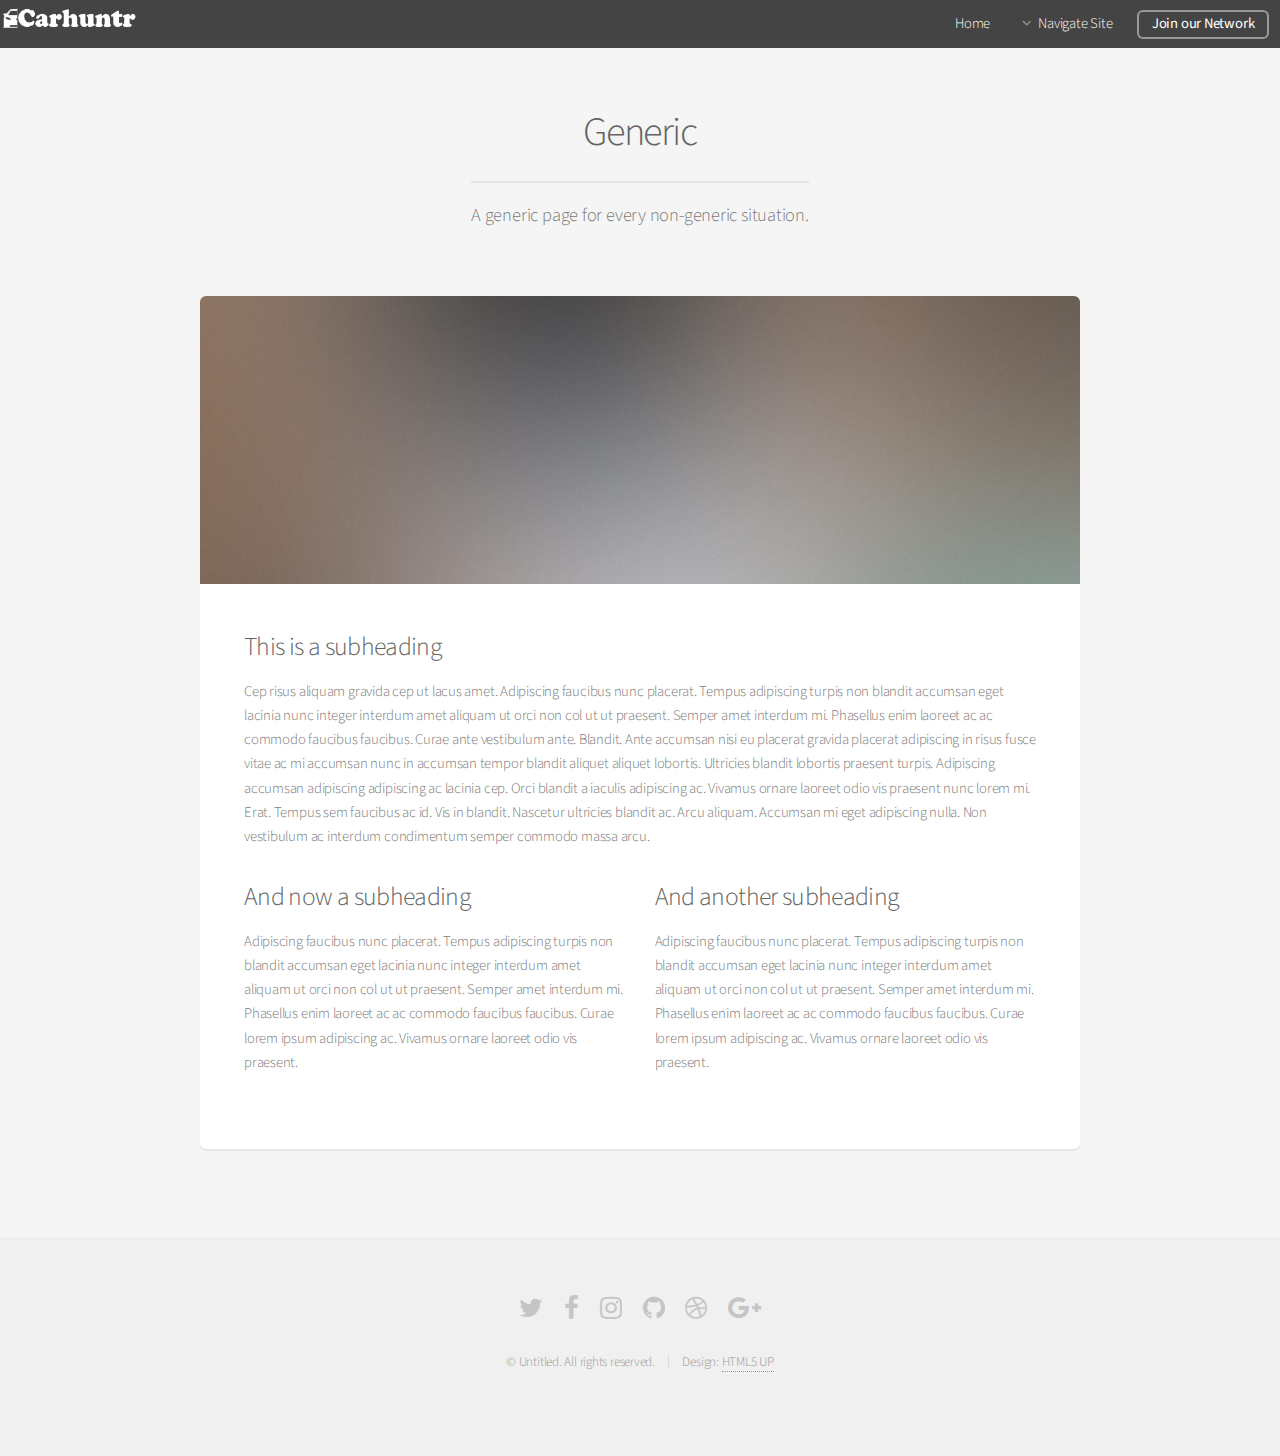
<file: generic.html>
<!DOCTYPE HTML>
<!--
	Alpha by HTML5 UP
	html5up.net | @ajlkn
	Free for personal and commercial use under the CCA 3.0 license (html5up.net/license)
-->
<html>
	<head>
		<title>Carhuntr - Generic</title>
		<meta charset="utf-8" />
		<meta name="viewport" content="width=device-width, initial-scale=1" />
		<!--[if lte IE 8]><script src="assets/js/ie/html5shiv.js"></script><![endif]-->
		<link rel="stylesheet" href="assets/css/main.css" />
		<!--[if lte IE 8]><link rel="stylesheet" href="assets/css/ie8.css" /><![endif]-->
	</head>
	<body>
		<div id="page-wrapper">

			<!-- Header -->
				<header id="header">
					<img src="images/logo1_bw.png" alt="Carhuntr" style="width:150px;height:20px;">
					<!-- <h1><a href="index.html">Alpha</a> by HTML5 UP</h1> -->
					<nav id="nav">
						<ul>
							<li><a href="index.html">Home</a></li>
							<li>
								<a href="#" class="icon fa-angle-down">Navigate Site</a>
								<ul>
									<li><a href="generic.html">How it works</a></li>
									<li><a href="generic.html">Beta Signup</a></li>
									<li><a href="generic.html">Dealer Network</a></li>
									<li><a href="contact.html">Contact us</a></li>
									<li><a href="elements.html">About us</a></li>
									<!-- 
									<li>
										<a href="#">Submenu</a>
										<ul>
											<li><a href="#">Option One</a></li>
											<li><a href="#">Option Two</a></li>
											<li><a href="#">Option Three</a></li>
											<li><a href="#">Option Four</a></li>
										</ul>
									</li>
									-->
								</ul>
							</li>
							<li><a href="#" class="button">Join our Network</a></li>
						</ul>
					</nav>
				</header>

			<!-- Main -->
				<section id="main" class="container">
					<header>
						<h2>Generic</h2>
						<p>A generic page for every non-generic situation.</p>
					</header>
					<div class="box">
						<span class="image featured"><img src="images/pic01.jpg" alt="" /></span>
						<h3>This is a subheading</h3>
						<p>Cep risus aliquam gravida cep ut lacus amet. Adipiscing faucibus nunc placerat. Tempus adipiscing turpis non blandit accumsan eget lacinia nunc integer interdum amet aliquam ut orci non col ut ut praesent. Semper amet interdum mi. Phasellus enim laoreet ac ac commodo faucibus faucibus. Curae ante vestibulum ante. Blandit. Ante accumsan nisi eu placerat gravida placerat adipiscing in risus fusce vitae ac mi accumsan nunc in accumsan tempor blandit aliquet aliquet lobortis. Ultricies blandit lobortis praesent turpis. Adipiscing accumsan adipiscing adipiscing ac lacinia cep. Orci blandit a iaculis adipiscing ac. Vivamus ornare laoreet odio vis praesent nunc lorem mi. Erat. Tempus sem faucibus ac id. Vis in blandit. Nascetur ultricies blandit ac. Arcu aliquam. Accumsan mi eget adipiscing nulla. Non vestibulum ac interdum condimentum semper commodo massa arcu.</p>
						<div class="row">
							<div class="6u 12u(mobilep)">
								<h3>And now a subheading</h3>
								<p>Adipiscing faucibus nunc placerat. Tempus adipiscing turpis non blandit accumsan eget lacinia nunc integer interdum amet aliquam ut orci non col ut ut praesent. Semper amet interdum mi. Phasellus enim laoreet ac ac commodo faucibus faucibus. Curae lorem ipsum adipiscing ac. Vivamus ornare laoreet odio vis praesent.</p>
							</div>
							<div class="6u 12u(mobilep)">
								<h3>And another subheading</h3>
								<p>Adipiscing faucibus nunc placerat. Tempus adipiscing turpis non blandit accumsan eget lacinia nunc integer interdum amet aliquam ut orci non col ut ut praesent. Semper amet interdum mi. Phasellus enim laoreet ac ac commodo faucibus faucibus. Curae lorem ipsum adipiscing ac. Vivamus ornare laoreet odio vis praesent.</p>
							</div>
						</div>
					</div>
				</section>

			<!-- Footer -->
				<footer id="footer">
					<ul class="icons">
						<li><a href="#" class="icon fa-twitter"><span class="label">Twitter</span></a></li>
						<li><a href="#" class="icon fa-facebook"><span class="label">Facebook</span></a></li>
						<li><a href="#" class="icon fa-instagram"><span class="label">Instagram</span></a></li>
						<li><a href="#" class="icon fa-github"><span class="label">Github</span></a></li>
						<li><a href="#" class="icon fa-dribbble"><span class="label">Dribbble</span></a></li>
						<li><a href="#" class="icon fa-google-plus"><span class="label">Google+</span></a></li>
					</ul>
					<ul class="copyright">
						<li>&copy; Untitled. All rights reserved.</li><li>Design: <a href="http://html5up.net">HTML5 UP</a></li>
					</ul>
				</footer>

		</div>

		<!-- Scripts -->
			<script src="assets/js/jquery.min.js"></script>
			<script src="assets/js/jquery.dropotron.min.js"></script>
			<script src="assets/js/jquery.scrollgress.min.js"></script>
			<script src="assets/js/skel.min.js"></script>
			<script src="assets/js/util.js"></script>
			<!--[if lte IE 8]><script src="assets/js/ie/respond.min.js"></script><![endif]-->
			<script src="assets/js/main.js"></script>

	</body>
</html>
</file>
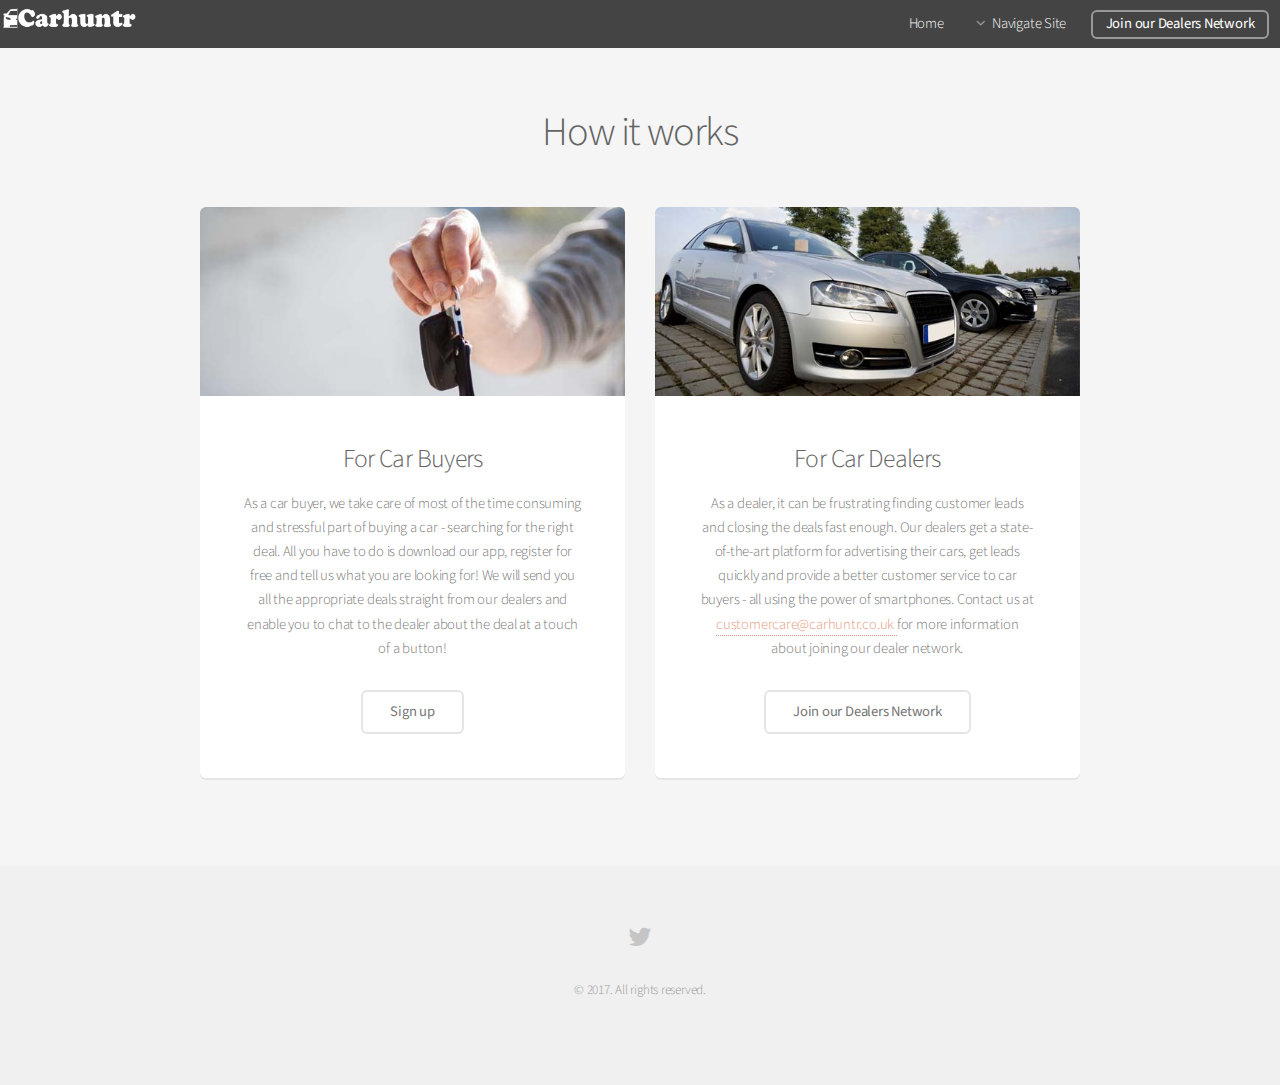
<file: howitworks.html>
<!DOCTYPE HTML>
<script>
  (function(i,s,o,g,r,a,m){i['GoogleAnalyticsObject']=r;i[r]=i[r]||function(){
  (i[r].q=i[r].q||[]).push(arguments)},i[r].l=1*new Date();a=s.createElement(o),
  m=s.getElementsByTagName(o)[0];a.async=1;a.src=g;m.parentNode.insertBefore(a,m)
  })(window,document,'script','https://www.google-analytics.com/analytics.js','ga');

  ga('create', 'UA-92180576-1', 'auto');
  ga('send', 'pageview');

</script>

<html>
	<head>
		<title>How it works - Carhuntr</title>
		<meta charset="utf-8" />
		<meta name="viewport" content="width=device-width, initial-scale=1" />
		<!--[if lte IE 8]><script src="assets/js/ie/html5shiv.js"></script><![endif]-->
		<link rel="stylesheet" href="assets/css/main.css" />
		<!--[if lte IE 8]><link rel="stylesheet" href="assets/css/ie8.css" /><![endif]-->
	</head>
	<body>
		<div id="page-wrapper">

			<!-- Header -->
				<header id="header">
					<img src="images/logo1_bw.png" alt="Carhuntr" style="width:150px;height:20px;">
					<!-- <h1><a href="index.html">Alpha</a> by HTML5 UP</h1> -->
					<nav id="nav">
						<ul>
							<li><a href="index.html">Home</a></li>
							<li>
								<a href="#" class="icon fa-angle-down">Navigate Site</a>
								<ul>
									<li><a href="howitworks.html">How it works</a></li>
									<li><a href="contact.html">Contact us</a></li>
									<li><a href="elements.html">About us</a></li>
									<!-- 
									<li>
										<a href="#">Submenu</a>
										<ul>
											<li><a href="#">Option One</a></li>
											<li><a href="#">Option Two</a></li>
											<li><a href="#">Option Three</a></li>
											<li><a href="#">Option Four</a></li>
										</ul>
									</li>
									-->
								</ul>
							</li>
							<li><a href="#" class="button">Join our Dealers Network</a></li>
						</ul>
					</nav>
				</header>

			<!-- Main -->
				<section id="main" class="container">
					<header>
						<h2>How it works</h2>
						<!-- <p>A generic page for every non-generic situation.</p> -->
					</header>
					<div class="row">
						<div class="6u 12u(narrower)">

							<section class="box special">
								<span class="image featured"><img src="images/carkeys.jpg" alt="" /></span>
								<h3>For Car Buyers</h3>
								<p>As a car buyer, we take care of most of the time consuming and stressful part of buying a car - searching for the right deal. All you have to do is download our app, register for free and tell us what you are looking for! We will send you all the appropriate deals straight from our dealers and enable you to chat to the dealer about the deal at a touch of a button!</p>
								<ul class="actions">
									<li><a href="index.html/#cta" class="button alt">Sign up</a></li>
								</ul>
							</section>

						</div>
						<div class="6u 12u(narrower)">

							<section class="box special">
								<span class="image featured"><img src="images/cardealer.jpg" alt="" /></span>
								<h3>For Car Dealers</h3>
								<p>As a dealer, it can be frustrating finding customer leads and closing the deals fast enough. Our dealers get a state-of-the-art platform for advertising their cars, get leads quickly and provide a better customer service to car buyers - all using the power of smartphones. Contact us at <a href="mailto:customercare@carhuntr.co.uk"> customercare@carhuntr.co.uk </a> for more information about joining our dealer network.</p>
								<ul class="actions">
									<li><a href="dealersnetwork.html" class="button alt">Join our Dealers Network</a></li>
								</ul>
							</section>

						</div>
					</div>
					
					<!-- <div class="box">
						<span class="image featured"><img src="images/cars01.png" alt="" /></span>
						<h3>The Carhuntr Platform</h3>
						<p>Carhuntr is a completely mobile based platform, for finding the best secondhand cars without really doing much!</p>
						<div class="row">
							<div class="6u 12u(mobilep)">
								<h3>For Car Buyers</h3>
								<p>As a car buyer, we take most of the time consuming parts of buying cars - all you have to do is download our app, register for free and tell us what you are looking for! We will send you all the appropriate deals straight from our dealers and enable you to chat to the dealer about the deal at a touch of a button!</p>
							</div>
							<div class="6u 12u(mobilep)">
								<h3>For Car Dealers</h3>
								<p>As a dealer, it can be frustrating finding customer leads and closing the deals fast enough. Our dealers get a state-of-the-art platform for advertising their cars, get leads quickly and provide a better customer service to car buyers - all using the power of smartphones. Contact us at ____________ for more information about joining our dealer network.</p>
							</div>
						</div>
					</div> -->
				</section>

			<!-- Footer -->
				<footer id="footer">
					<ul class="icons">
						<li><a href="#" class="icon fa-twitter"><span class="label">Twitter</span></a></li>
						<!-- <li><a href="#" class="icon fa-facebook"><span class="label">Facebook</span></a></li>
						<li><a href="#" class="icon fa-instagram"><span class="label">Instagram</span></a></li>
						<li><a href="#" class="icon fa-github"><span class="label">Github</span></a></li>
						<li><a href="#" class="icon fa-dribbble"><span class="label">Dribbble</span></a></li>
						<li><a href="#" class="icon fa-google-plus"><span class="label">Google+</span></a></li> -->
					</ul>
					<ul class="copyright">
						<li>&copy; 2017. All rights reserved.</li>
					</ul>
				</footer>

		</div>

		<!-- Scripts -->
			<script src="assets/js/jquery.min.js"></script>
			<script src="assets/js/jquery.dropotron.min.js"></script>
			<script src="assets/js/jquery.scrollgress.min.js"></script>
			<script src="assets/js/skel.min.js"></script>
			<script src="assets/js/util.js"></script>
			<!--[if lte IE 8]><script src="assets/js/ie/respond.min.js"></script><![endif]-->
			<script src="assets/js/main.js"></script>

	</body>
</html>
</file>
<file: assets/css/ie8.css>
/*
	Alpha by HTML5 UP
	html5up.net | @ajlkn
	Free for personal and commercial use under the CCA 3.0 license (html5up.net/license)
*/

/* Basic */

	pre, code {
		position: relative;
		-ms-behavior: url("assets/js/ie/PIE.htc");
	}

/* Form */

	input[type="text"],
	input[type="password"],
	input[type="email"],
	select,
	textarea {
		position: relative;
		-ms-behavior: url("assets/js/ie/PIE.htc");
		line-height: 3em;
	}

	input[type="checkbox"],
	input[type="radio"] {
		opacity: 1;
		z-index: auto;
	}

		input[type="checkbox"] + label:before,
		input[type="radio"] + label:before {
			display: none;
		}

/* Button */

	input[type="submit"],
	input[type="reset"],
	input[type="button"],
	.button {
		position: relative;
		-ms-behavior: url("assets/js/ie/PIE.htc");
	}

		input[type="submit"].alt,
		input[type="reset"].alt,
		input[type="button"].alt,
		.button.alt {
			border: solid 2px #e5e5e5;
		}

/* Box */

	.box {
		position: relative;
		-ms-behavior: url("assets/js/ie/PIE.htc");
	}

		.box .image.featured {
			margin: 2em 0;
			width: 100%;
		}

/* Icon */

	.icon.major {
		position: relative;
		-ms-behavior: url("assets/js/ie/PIE.htc");
	}

/* Image */

	.image {
		position: relative;
		-ms-behavior: url("assets/js/ie/PIE.htc");
	}

		.image img {
			position: relative;
			-ms-behavior: url("assets/js/ie/PIE.htc");
		}

/* Header */

	#header nav > ul > li a {
		color: #fff;
		display: inline-block;
		text-decoration: none;
		border: 0;
	}

		#header nav > ul > li a.icon:before {
			color: #fff;
			margin-right: 0.5em;
		}

	#header.alt {
		color: #fff;
	}

		#header.alt nav > ul > li a:not(.button).icon:before {
			color: rgba(255, 255, 255, 0.75);
		}

		#header.alt nav > ul > li.active a:not(.button) {
			background-color: rgba(255, 255, 255, 0.2);
		}

	.dropotron {
		border: solid 1px #e5e5e5;
	}

		.dropotron.level-0 {
			margin-top: 0;
		}

			.dropotron.level-0:before {
				display: none;
			}

/* Banner */

	#banner {
		background-attachment: scroll;
		background-image: url("../../images/banner.jpg");
		background-position: auto;
		background-repeat: no-repeat;
		background-size: cover;
		-ms-behavior: url("assets/js/ie/backgroundsize.min.htc");
	}

		#banner input[type="submit"],
		#banner input[type="reset"],
		#banner input[type="button"],
		#banner .button {
			border: solid 2px #fff;
		}

/* Main */

	#main {
		position: relative;
		z-index: 1;
	}

/* CTA */

	#cta input[type="text"],
	#cta input[type="password"],
	#cta input[type="email"],
	#cta select,
	#cta textarea {
		background: #e89980;
		border: solid 2px #fff;
	}

	#cta .formerize-placeholder {
		color: #fff !important;
	}
</file>
<file: assets/css/main.css>
@import url("font-awesome.min.css");
@import url("https://fonts.googleapis.com/css?family=Source+Sans+Pro:300,400,300italic,400italic");

/*
	Alpha by HTML5 UP
	html5up.net | @ajlkn
	Free for personal and commercial use under the CCA 3.0 license (html5up.net/license)
*/

/* Reset */

	html, body, div, span, applet, object, iframe, h1, h2, h3, h4, h5, h6, p, blockquote, pre, a, abbr, acronym, address, big, cite, code, del, dfn, em, img, ins, kbd, q, s, samp, small, strike, strong, sub, sup, tt, var, b, u, i, center, dl, dt, dd, ol, ul, li, fieldset, form, label, legend, table, caption, tbody, tfoot, thead, tr, th, td, article, aside, canvas, details, embed, figure, figcaption, footer, header, hgroup, menu, nav, output, ruby, section, summary, time, mark, audio, video {
		margin: 0;
		padding: 0;
		border: 0;
		font-size: 100%;
		font: inherit;
		vertical-align: baseline;
	}

	article, aside, details, figcaption, figure, footer, header, hgroup, menu, nav, section {
		display: block;
	}

	body {
		line-height: 1;
	}

	ol, ul {
		list-style: none;
	}

	blockquote, q {
		quotes: none;
	}

	blockquote:before, blockquote:after, q:before, q:after {
		content: '';
		content: none;
	}

	table {
		border-collapse: collapse;
		border-spacing: 0;
	}

	body {
		-webkit-text-size-adjust: none;
	}

/* Box Model */

	*, *:before, *:after {
		-moz-box-sizing: border-box;
		-webkit-box-sizing: border-box;
		box-sizing: border-box;
	}

/* Containers */

	.container {
		margin-left: auto;
		margin-right: auto;
	}

	.container.\31 25\25 {
		width: 100%;
		max-width: 75em;
		min-width: 60em;
	}

	.container.\37 5\25 {
		width: 45em;
	}

	.container.\35 0\25 {
		width: 30em;
	}

	.container.\32 5\25 {
		width: 15em;
	}

	.container {
		width: 60em;
	}

	@media screen and (max-width: 1680px) {

		.container.\31 25\25 {
			width: 100%;
			max-width: 75em;
			min-width: 60em;
		}

		.container.\37 5\25 {
			width: 45em;
		}

		.container.\35 0\25 {
			width: 30em;
		}

		.container.\32 5\25 {
			width: 15em;
		}

		.container {
			width: 60em;
		}

	}

	@media screen and (max-width: 1280px) {

		.container.\31 25\25 {
			width: 100%;
			max-width: 75em;
			min-width: 60em;
		}

		.container.\37 5\25 {
			width: 45em;
		}

		.container.\35 0\25 {
			width: 30em;
		}

		.container.\32 5\25 {
			width: 15em;
		}

		.container {
			width: 60em;
		}

	}

	@media screen and (max-width: 980px) {

		.container.\31 25\25 {
			width: 100%;
			max-width: 112.5%;
			min-width: 90%;
		}

		.container.\37 5\25 {
			width: 67.5%;
		}

		.container.\35 0\25 {
			width: 45%;
		}

		.container.\32 5\25 {
			width: 22.5%;
		}

		.container {
			width: 90%;
		}

	}

	@media screen and (max-width: 840px) {

		.container.\31 25\25 {
			width: 100%;
			max-width: 112.5%;
			min-width: 90%;
		}

		.container.\37 5\25 {
			width: 67.5%;
		}

		.container.\35 0\25 {
			width: 45%;
		}

		.container.\32 5\25 {
			width: 22.5%;
		}

		.container {
			width: 90% !important;
		}

	}

	@media screen and (max-width: 736px) {

		.container.\31 25\25 {
			width: 100%;
			max-width: 125%;
			min-width: 100%;
		}

		.container.\37 5\25 {
			width: 75%;
		}

		.container.\35 0\25 {
			width: 50%;
		}

		.container.\32 5\25 {
			width: 25%;
		}

		.container {
			width: 100% !important;
		}

	}

	@media screen and (max-width: 480px) {

		.container.\31 25\25 {
			width: 100%;
			max-width: 125%;
			min-width: 100%;
		}

		.container.\37 5\25 {
			width: 75%;
		}

		.container.\35 0\25 {
			width: 50%;
		}

		.container.\32 5\25 {
			width: 25%;
		}

		.container {
			width: 100% !important;
		}

	}

/* Grid */

	.row {
		border-bottom: solid 1px transparent;
		-moz-box-sizing: border-box;
		-webkit-box-sizing: border-box;
		box-sizing: border-box;
	}

	.row > * {
		float: left;
		-moz-box-sizing: border-box;
		-webkit-box-sizing: border-box;
		box-sizing: border-box;
	}

	.row:after, .row:before {
		content: '';
		display: block;
		clear: both;
		height: 0;
	}

	.row.uniform > * > :first-child {
		margin-top: 0;
	}

	.row.uniform > * > :last-child {
		margin-bottom: 0;
	}

	.row.\30 \25 > * {
		padding: 0 0 0 0em;
	}

	.row.\30 \25 {
		margin: 0 0 -1px 0em;
	}

	.row.uniform.\30 \25 > * {
		padding: 0em 0 0 0em;
	}

	.row.uniform.\30 \25 {
		margin: 0em 0 -1px 0em;
	}

	.row > * {
		padding: 0 0 0 2em;
	}

	.row {
		margin: 0 0 -1px -2em;
	}

	.row.uniform > * {
		padding: 2em 0 0 2em;
	}

	.row.uniform {
		margin: -2em 0 -1px -2em;
	}

	.row.\32 00\25 > * {
		padding: 0 0 0 4em;
	}

	.row.\32 00\25 {
		margin: 0 0 -1px -4em;
	}

	.row.uniform.\32 00\25 > * {
		padding: 4em 0 0 4em;
	}

	.row.uniform.\32 00\25 {
		margin: -4em 0 -1px -4em;
	}

	.row.\31 50\25 > * {
		padding: 0 0 0 3em;
	}

	.row.\31 50\25 {
		margin: 0 0 -1px -3em;
	}

	.row.uniform.\31 50\25 > * {
		padding: 3em 0 0 3em;
	}

	.row.uniform.\31 50\25 {
		margin: -3em 0 -1px -3em;
	}

	.row.\35 0\25 > * {
		padding: 0 0 0 1em;
	}

	.row.\35 0\25 {
		margin: 0 0 -1px -1em;
	}

	.row.uniform.\35 0\25 > * {
		padding: 1em 0 0 1em;
	}

	.row.uniform.\35 0\25 {
		margin: -1em 0 -1px -1em;
	}

	.row.\32 5\25 > * {
		padding: 0 0 0 0.5em;
	}

	.row.\32 5\25 {
		margin: 0 0 -1px -0.5em;
	}

	.row.uniform.\32 5\25 > * {
		padding: 0.5em 0 0 0.5em;
	}

	.row.uniform.\32 5\25 {
		margin: -0.5em 0 -1px -0.5em;
	}

	.\31 2u, .\31 2u\24 {
		width: 100%;
		clear: none;
		margin-left: 0;
	}

	.\31 1u, .\31 1u\24 {
		width: 91.6666666667%;
		clear: none;
		margin-left: 0;
	}

	.\31 0u, .\31 0u\24 {
		width: 83.3333333333%;
		clear: none;
		margin-left: 0;
	}

	.\39 u, .\39 u\24 {
		width: 75%;
		clear: none;
		margin-left: 0;
	}

	.\38 u, .\38 u\24 {
		width: 66.6666666667%;
		clear: none;
		margin-left: 0;
	}

	.\37 u, .\37 u\24 {
		width: 58.3333333333%;
		clear: none;
		margin-left: 0;
	}

	.\36 u, .\36 u\24 {
		width: 50%;
		clear: none;
		margin-left: 0;
	}

	.\35 u, .\35 u\24 {
		width: 41.6666666667%;
		clear: none;
		margin-left: 0;
	}

	.\34 u, .\34 u\24 {
		width: 33.3333333333%;
		clear: none;
		margin-left: 0;
	}

	.\33 u, .\33 u\24 {
		width: 25%;
		clear: none;
		margin-left: 0;
	}

	.\32 u, .\32 u\24 {
		width: 16.6666666667%;
		clear: none;
		margin-left: 0;
	}

	.\31 u, .\31 u\24 {
		width: 8.3333333333%;
		clear: none;
		margin-left: 0;
	}

	.\31 2u\24 + *,
	.\31 1u\24 + *,
	.\31 0u\24 + *,
	.\39 u\24 + *,
	.\38 u\24 + *,
	.\37 u\24 + *,
	.\36 u\24 + *,
	.\35 u\24 + *,
	.\34 u\24 + *,
	.\33 u\24 + *,
	.\32 u\24 + *,
	.\31 u\24 + * {
		clear: left;
	}

	.\-11u {
		margin-left: 91.66667%;
	}

	.\-10u {
		margin-left: 83.33333%;
	}

	.\-9u {
		margin-left: 75%;
	}

	.\-8u {
		margin-left: 66.66667%;
	}

	.\-7u {
		margin-left: 58.33333%;
	}

	.\-6u {
		margin-left: 50%;
	}

	.\-5u {
		margin-left: 41.66667%;
	}

	.\-4u {
		margin-left: 33.33333%;
	}

	.\-3u {
		margin-left: 25%;
	}

	.\-2u {
		margin-left: 16.66667%;
	}

	.\-1u {
		margin-left: 8.33333%;
	}

	@media screen and (max-width: 1680px) {

		.row > * {
			padding: 0 0 0 2em;
		}

		.row {
			margin: 0 0 -1px -2em;
		}

		.row.uniform > * {
			padding: 2em 0 0 2em;
		}

		.row.uniform {
			margin: -2em 0 -1px -2em;
		}

		.row.\32 00\25 > * {
			padding: 0 0 0 4em;
		}

		.row.\32 00\25 {
			margin: 0 0 -1px -4em;
		}

		.row.uniform.\32 00\25 > * {
			padding: 4em 0 0 4em;
		}

		.row.uniform.\32 00\25 {
			margin: -4em 0 -1px -4em;
		}

		.row.\31 50\25 > * {
			padding: 0 0 0 3em;
		}

		.row.\31 50\25 {
			margin: 0 0 -1px -3em;
		}

		.row.uniform.\31 50\25 > * {
			padding: 3em 0 0 3em;
		}

		.row.uniform.\31 50\25 {
			margin: -3em 0 -1px -3em;
		}

		.row.\35 0\25 > * {
			padding: 0 0 0 1em;
		}

		.row.\35 0\25 {
			margin: 0 0 -1px -1em;
		}

		.row.uniform.\35 0\25 > * {
			padding: 1em 0 0 1em;
		}

		.row.uniform.\35 0\25 {
			margin: -1em 0 -1px -1em;
		}

		.row.\32 5\25 > * {
			padding: 0 0 0 0.5em;
		}

		.row.\32 5\25 {
			margin: 0 0 -1px -0.5em;
		}

		.row.uniform.\32 5\25 > * {
			padding: 0.5em 0 0 0.5em;
		}

		.row.uniform.\32 5\25 {
			margin: -0.5em 0 -1px -0.5em;
		}

		.\31 2u\28wide\29, .\31 2u\24\28wide\29 {
			width: 100%;
			clear: none;
			margin-left: 0;
		}

		.\31 1u\28wide\29, .\31 1u\24\28wide\29 {
			width: 91.6666666667%;
			clear: none;
			margin-left: 0;
		}

		.\31 0u\28wide\29, .\31 0u\24\28wide\29 {
			width: 83.3333333333%;
			clear: none;
			margin-left: 0;
		}

		.\39 u\28wide\29, .\39 u\24\28wide\29 {
			width: 75%;
			clear: none;
			margin-left: 0;
		}

		.\38 u\28wide\29, .\38 u\24\28wide\29 {
			width: 66.6666666667%;
			clear: none;
			margin-left: 0;
		}

		.\37 u\28wide\29, .\37 u\24\28wide\29 {
			width: 58.3333333333%;
			clear: none;
			margin-left: 0;
		}

		.\36 u\28wide\29, .\36 u\24\28wide\29 {
			width: 50%;
			clear: none;
			margin-left: 0;
		}

		.\35 u\28wide\29, .\35 u\24\28wide\29 {
			width: 41.6666666667%;
			clear: none;
			margin-left: 0;
		}

		.\34 u\28wide\29, .\34 u\24\28wide\29 {
			width: 33.3333333333%;
			clear: none;
			margin-left: 0;
		}

		.\33 u\28wide\29, .\33 u\24\28wide\29 {
			width: 25%;
			clear: none;
			margin-left: 0;
		}

		.\32 u\28wide\29, .\32 u\24\28wide\29 {
			width: 16.6666666667%;
			clear: none;
			margin-left: 0;
		}

		.\31 u\28wide\29, .\31 u\24\28wide\29 {
			width: 8.3333333333%;
			clear: none;
			margin-left: 0;
		}

		.\31 2u\24\28wide\29 + *,
		.\31 1u\24\28wide\29 + *,
		.\31 0u\24\28wide\29 + *,
		.\39 u\24\28wide\29 + *,
		.\38 u\24\28wide\29 + *,
		.\37 u\24\28wide\29 + *,
		.\36 u\24\28wide\29 + *,
		.\35 u\24\28wide\29 + *,
		.\34 u\24\28wide\29 + *,
		.\33 u\24\28wide\29 + *,
		.\32 u\24\28wide\29 + *,
		.\31 u\24\28wide\29 + * {
			clear: left;
		}

		.\-11u\28wide\29 {
			margin-left: 91.66667%;
		}

		.\-10u\28wide\29 {
			margin-left: 83.33333%;
		}

		.\-9u\28wide\29 {
			margin-left: 75%;
		}

		.\-8u\28wide\29 {
			margin-left: 66.66667%;
		}

		.\-7u\28wide\29 {
			margin-left: 58.33333%;
		}

		.\-6u\28wide\29 {
			margin-left: 50%;
		}

		.\-5u\28wide\29 {
			margin-left: 41.66667%;
		}

		.\-4u\28wide\29 {
			margin-left: 33.33333%;
		}

		.\-3u\28wide\29 {
			margin-left: 25%;
		}

		.\-2u\28wide\29 {
			margin-left: 16.66667%;
		}

		.\-1u\28wide\29 {
			margin-left: 8.33333%;
		}

	}

	@media screen and (max-width: 1280px) {

		.row > * {
			padding: 0 0 0 2em;
		}

		.row {
			margin: 0 0 -1px -2em;
		}

		.row.uniform > * {
			padding: 2em 0 0 2em;
		}

		.row.uniform {
			margin: -2em 0 -1px -2em;
		}

		.row.\32 00\25 > * {
			padding: 0 0 0 4em;
		}

		.row.\32 00\25 {
			margin: 0 0 -1px -4em;
		}

		.row.uniform.\32 00\25 > * {
			padding: 4em 0 0 4em;
		}

		.row.uniform.\32 00\25 {
			margin: -4em 0 -1px -4em;
		}

		.row.\31 50\25 > * {
			padding: 0 0 0 3em;
		}

		.row.\31 50\25 {
			margin: 0 0 -1px -3em;
		}

		.row.uniform.\31 50\25 > * {
			padding: 3em 0 0 3em;
		}

		.row.uniform.\31 50\25 {
			margin: -3em 0 -1px -3em;
		}

		.row.\35 0\25 > * {
			padding: 0 0 0 1em;
		}

		.row.\35 0\25 {
			margin: 0 0 -1px -1em;
		}

		.row.uniform.\35 0\25 > * {
			padding: 1em 0 0 1em;
		}

		.row.uniform.\35 0\25 {
			margin: -1em 0 -1px -1em;
		}

		.row.\32 5\25 > * {
			padding: 0 0 0 0.5em;
		}

		.row.\32 5\25 {
			margin: 0 0 -1px -0.5em;
		}

		.row.uniform.\32 5\25 > * {
			padding: 0.5em 0 0 0.5em;
		}

		.row.uniform.\32 5\25 {
			margin: -0.5em 0 -1px -0.5em;
		}

		.\31 2u\28normal\29, .\31 2u\24\28normal\29 {
			width: 100%;
			clear: none;
			margin-left: 0;
		}

		.\31 1u\28normal\29, .\31 1u\24\28normal\29 {
			width: 91.6666666667%;
			clear: none;
			margin-left: 0;
		}

		.\31 0u\28normal\29, .\31 0u\24\28normal\29 {
			width: 83.3333333333%;
			clear: none;
			margin-left: 0;
		}

		.\39 u\28normal\29, .\39 u\24\28normal\29 {
			width: 75%;
			clear: none;
			margin-left: 0;
		}

		.\38 u\28normal\29, .\38 u\24\28normal\29 {
			width: 66.6666666667%;
			clear: none;
			margin-left: 0;
		}

		.\37 u\28normal\29, .\37 u\24\28normal\29 {
			width: 58.3333333333%;
			clear: none;
			margin-left: 0;
		}

		.\36 u\28normal\29, .\36 u\24\28normal\29 {
			width: 50%;
			clear: none;
			margin-left: 0;
		}

		.\35 u\28normal\29, .\35 u\24\28normal\29 {
			width: 41.6666666667%;
			clear: none;
			margin-left: 0;
		}

		.\34 u\28normal\29, .\34 u\24\28normal\29 {
			width: 33.3333333333%;
			clear: none;
			margin-left: 0;
		}

		.\33 u\28normal\29, .\33 u\24\28normal\29 {
			width: 25%;
			clear: none;
			margin-left: 0;
		}

		.\32 u\28normal\29, .\32 u\24\28normal\29 {
			width: 16.6666666667%;
			clear: none;
			margin-left: 0;
		}

		.\31 u\28normal\29, .\31 u\24\28normal\29 {
			width: 8.3333333333%;
			clear: none;
			margin-left: 0;
		}

		.\31 2u\24\28normal\29 + *,
		.\31 1u\24\28normal\29 + *,
		.\31 0u\24\28normal\29 + *,
		.\39 u\24\28normal\29 + *,
		.\38 u\24\28normal\29 + *,
		.\37 u\24\28normal\29 + *,
		.\36 u\24\28normal\29 + *,
		.\35 u\24\28normal\29 + *,
		.\34 u\24\28normal\29 + *,
		.\33 u\24\28normal\29 + *,
		.\32 u\24\28normal\29 + *,
		.\31 u\24\28normal\29 + * {
			clear: left;
		}

		.\-11u\28normal\29 {
			margin-left: 91.66667%;
		}

		.\-10u\28normal\29 {
			margin-left: 83.33333%;
		}

		.\-9u\28normal\29 {
			margin-left: 75%;
		}

		.\-8u\28normal\29 {
			margin-left: 66.66667%;
		}

		.\-7u\28normal\29 {
			margin-left: 58.33333%;
		}

		.\-6u\28normal\29 {
			margin-left: 50%;
		}

		.\-5u\28normal\29 {
			margin-left: 41.66667%;
		}

		.\-4u\28normal\29 {
			margin-left: 33.33333%;
		}

		.\-3u\28normal\29 {
			margin-left: 25%;
		}

		.\-2u\28normal\29 {
			margin-left: 16.66667%;
		}

		.\-1u\28normal\29 {
			margin-left: 8.33333%;
		}

	}

	@media screen and (max-width: 980px) {

		.row > * {
			padding: 0 0 0 2em;
		}

		.row {
			margin: 0 0 -1px -2em;
		}

		.row.uniform > * {
			padding: 2em 0 0 2em;
		}

		.row.uniform {
			margin: -2em 0 -1px -2em;
		}

		.row.\32 00\25 > * {
			padding: 0 0 0 4em;
		}

		.row.\32 00\25 {
			margin: 0 0 -1px -4em;
		}

		.row.uniform.\32 00\25 > * {
			padding: 4em 0 0 4em;
		}

		.row.uniform.\32 00\25 {
			margin: -4em 0 -1px -4em;
		}

		.row.\31 50\25 > * {
			padding: 0 0 0 3em;
		}

		.row.\31 50\25 {
			margin: 0 0 -1px -3em;
		}

		.row.uniform.\31 50\25 > * {
			padding: 3em 0 0 3em;
		}

		.row.uniform.\31 50\25 {
			margin: -3em 0 -1px -3em;
		}

		.row.\35 0\25 > * {
			padding: 0 0 0 1em;
		}

		.row.\35 0\25 {
			margin: 0 0 -1px -1em;
		}

		.row.uniform.\35 0\25 > * {
			padding: 1em 0 0 1em;
		}

		.row.uniform.\35 0\25 {
			margin: -1em 0 -1px -1em;
		}

		.row.\32 5\25 > * {
			padding: 0 0 0 0.5em;
		}

		.row.\32 5\25 {
			margin: 0 0 -1px -0.5em;
		}

		.row.uniform.\32 5\25 > * {
			padding: 0.5em 0 0 0.5em;
		}

		.row.uniform.\32 5\25 {
			margin: -0.5em 0 -1px -0.5em;
		}

		.\31 2u\28narrow\29, .\31 2u\24\28narrow\29 {
			width: 100%;
			clear: none;
			margin-left: 0;
		}

		.\31 1u\28narrow\29, .\31 1u\24\28narrow\29 {
			width: 91.6666666667%;
			clear: none;
			margin-left: 0;
		}

		.\31 0u\28narrow\29, .\31 0u\24\28narrow\29 {
			width: 83.3333333333%;
			clear: none;
			margin-left: 0;
		}

		.\39 u\28narrow\29, .\39 u\24\28narrow\29 {
			width: 75%;
			clear: none;
			margin-left: 0;
		}

		.\38 u\28narrow\29, .\38 u\24\28narrow\29 {
			width: 66.6666666667%;
			clear: none;
			margin-left: 0;
		}

		.\37 u\28narrow\29, .\37 u\24\28narrow\29 {
			width: 58.3333333333%;
			clear: none;
			margin-left: 0;
		}

		.\36 u\28narrow\29, .\36 u\24\28narrow\29 {
			width: 50%;
			clear: none;
			margin-left: 0;
		}

		.\35 u\28narrow\29, .\35 u\24\28narrow\29 {
			width: 41.6666666667%;
			clear: none;
			margin-left: 0;
		}

		.\34 u\28narrow\29, .\34 u\24\28narrow\29 {
			width: 33.3333333333%;
			clear: none;
			margin-left: 0;
		}

		.\33 u\28narrow\29, .\33 u\24\28narrow\29 {
			width: 25%;
			clear: none;
			margin-left: 0;
		}

		.\32 u\28narrow\29, .\32 u\24\28narrow\29 {
			width: 16.6666666667%;
			clear: none;
			margin-left: 0;
		}

		.\31 u\28narrow\29, .\31 u\24\28narrow\29 {
			width: 8.3333333333%;
			clear: none;
			margin-left: 0;
		}

		.\31 2u\24\28narrow\29 + *,
		.\31 1u\24\28narrow\29 + *,
		.\31 0u\24\28narrow\29 + *,
		.\39 u\24\28narrow\29 + *,
		.\38 u\24\28narrow\29 + *,
		.\37 u\24\28narrow\29 + *,
		.\36 u\24\28narrow\29 + *,
		.\35 u\24\28narrow\29 + *,
		.\34 u\24\28narrow\29 + *,
		.\33 u\24\28narrow\29 + *,
		.\32 u\24\28narrow\29 + *,
		.\31 u\24\28narrow\29 + * {
			clear: left;
		}

		.\-11u\28narrow\29 {
			margin-left: 91.66667%;
		}

		.\-10u\28narrow\29 {
			margin-left: 83.33333%;
		}

		.\-9u\28narrow\29 {
			margin-left: 75%;
		}

		.\-8u\28narrow\29 {
			margin-left: 66.66667%;
		}

		.\-7u\28narrow\29 {
			margin-left: 58.33333%;
		}

		.\-6u\28narrow\29 {
			margin-left: 50%;
		}

		.\-5u\28narrow\29 {
			margin-left: 41.66667%;
		}

		.\-4u\28narrow\29 {
			margin-left: 33.33333%;
		}

		.\-3u\28narrow\29 {
			margin-left: 25%;
		}

		.\-2u\28narrow\29 {
			margin-left: 16.66667%;
		}

		.\-1u\28narrow\29 {
			margin-left: 8.33333%;
		}

	}

	@media screen and (max-width: 840px) {

		.row > * {
			padding: 0 0 0 2em;
		}

		.row {
			margin: 0 0 -1px -2em;
		}

		.row.uniform > * {
			padding: 2em 0 0 2em;
		}

		.row.uniform {
			margin: -2em 0 -1px -2em;
		}

		.row.\32 00\25 > * {
			padding: 0 0 0 4em;
		}

		.row.\32 00\25 {
			margin: 0 0 -1px -4em;
		}

		.row.uniform.\32 00\25 > * {
			padding: 4em 0 0 4em;
		}

		.row.uniform.\32 00\25 {
			margin: -4em 0 -1px -4em;
		}

		.row.\31 50\25 > * {
			padding: 0 0 0 3em;
		}

		.row.\31 50\25 {
			margin: 0 0 -1px -3em;
		}

		.row.uniform.\31 50\25 > * {
			padding: 3em 0 0 3em;
		}

		.row.uniform.\31 50\25 {
			margin: -3em 0 -1px -3em;
		}

		.row.\35 0\25 > * {
			padding: 0 0 0 1em;
		}

		.row.\35 0\25 {
			margin: 0 0 -1px -1em;
		}

		.row.uniform.\35 0\25 > * {
			padding: 1em 0 0 1em;
		}

		.row.uniform.\35 0\25 {
			margin: -1em 0 -1px -1em;
		}

		.row.\32 5\25 > * {
			padding: 0 0 0 0.5em;
		}

		.row.\32 5\25 {
			margin: 0 0 -1px -0.5em;
		}

		.row.uniform.\32 5\25 > * {
			padding: 0.5em 0 0 0.5em;
		}

		.row.uniform.\32 5\25 {
			margin: -0.5em 0 -1px -0.5em;
		}

		.\31 2u\28narrower\29, .\31 2u\24\28narrower\29 {
			width: 100%;
			clear: none;
			margin-left: 0;
		}

		.\31 1u\28narrower\29, .\31 1u\24\28narrower\29 {
			width: 91.6666666667%;
			clear: none;
			margin-left: 0;
		}

		.\31 0u\28narrower\29, .\31 0u\24\28narrower\29 {
			width: 83.3333333333%;
			clear: none;
			margin-left: 0;
		}

		.\39 u\28narrower\29, .\39 u\24\28narrower\29 {
			width: 75%;
			clear: none;
			margin-left: 0;
		}

		.\38 u\28narrower\29, .\38 u\24\28narrower\29 {
			width: 66.6666666667%;
			clear: none;
			margin-left: 0;
		}

		.\37 u\28narrower\29, .\37 u\24\28narrower\29 {
			width: 58.3333333333%;
			clear: none;
			margin-left: 0;
		}

		.\36 u\28narrower\29, .\36 u\24\28narrower\29 {
			width: 50%;
			clear: none;
			margin-left: 0;
		}

		.\35 u\28narrower\29, .\35 u\24\28narrower\29 {
			width: 41.6666666667%;
			clear: none;
			margin-left: 0;
		}

		.\34 u\28narrower\29, .\34 u\24\28narrower\29 {
			width: 33.3333333333%;
			clear: none;
			margin-left: 0;
		}

		.\33 u\28narrower\29, .\33 u\24\28narrower\29 {
			width: 25%;
			clear: none;
			margin-left: 0;
		}

		.\32 u\28narrower\29, .\32 u\24\28narrower\29 {
			width: 16.6666666667%;
			clear: none;
			margin-left: 0;
		}

		.\31 u\28narrower\29, .\31 u\24\28narrower\29 {
			width: 8.3333333333%;
			clear: none;
			margin-left: 0;
		}

		.\31 2u\24\28narrower\29 + *,
		.\31 1u\24\28narrower\29 + *,
		.\31 0u\24\28narrower\29 + *,
		.\39 u\24\28narrower\29 + *,
		.\38 u\24\28narrower\29 + *,
		.\37 u\24\28narrower\29 + *,
		.\36 u\24\28narrower\29 + *,
		.\35 u\24\28narrower\29 + *,
		.\34 u\24\28narrower\29 + *,
		.\33 u\24\28narrower\29 + *,
		.\32 u\24\28narrower\29 + *,
		.\31 u\24\28narrower\29 + * {
			clear: left;
		}

		.\-11u\28narrower\29 {
			margin-left: 91.66667%;
		}

		.\-10u\28narrower\29 {
			margin-left: 83.33333%;
		}

		.\-9u\28narrower\29 {
			margin-left: 75%;
		}

		.\-8u\28narrower\29 {
			margin-left: 66.66667%;
		}

		.\-7u\28narrower\29 {
			margin-left: 58.33333%;
		}

		.\-6u\28narrower\29 {
			margin-left: 50%;
		}

		.\-5u\28narrower\29 {
			margin-left: 41.66667%;
		}

		.\-4u\28narrower\29 {
			margin-left: 33.33333%;
		}

		.\-3u\28narrower\29 {
			margin-left: 25%;
		}

		.\-2u\28narrower\29 {
			margin-left: 16.66667%;
		}

		.\-1u\28narrower\29 {
			margin-left: 8.33333%;
		}

	}

	@media screen and (max-width: 736px) {

		.row > * {
			padding: 0 0 0 2em;
		}

		.row {
			margin: 0 0 -1px -2em;
		}

		.row.uniform > * {
			padding: 2em 0 0 2em;
		}

		.row.uniform {
			margin: -2em 0 -1px -2em;
		}

		.row.\32 00\25 > * {
			padding: 0 0 0 4em;
		}

		.row.\32 00\25 {
			margin: 0 0 -1px -4em;
		}

		.row.uniform.\32 00\25 > * {
			padding: 4em 0 0 4em;
		}

		.row.uniform.\32 00\25 {
			margin: -4em 0 -1px -4em;
		}

		.row.\31 50\25 > * {
			padding: 0 0 0 3em;
		}

		.row.\31 50\25 {
			margin: 0 0 -1px -3em;
		}

		.row.uniform.\31 50\25 > * {
			padding: 3em 0 0 3em;
		}

		.row.uniform.\31 50\25 {
			margin: -3em 0 -1px -3em;
		}

		.row.\35 0\25 > * {
			padding: 0 0 0 1em;
		}

		.row.\35 0\25 {
			margin: 0 0 -1px -1em;
		}

		.row.uniform.\35 0\25 > * {
			padding: 1em 0 0 1em;
		}

		.row.uniform.\35 0\25 {
			margin: -1em 0 -1px -1em;
		}

		.row.\32 5\25 > * {
			padding: 0 0 0 0.5em;
		}

		.row.\32 5\25 {
			margin: 0 0 -1px -0.5em;
		}

		.row.uniform.\32 5\25 > * {
			padding: 0.5em 0 0 0.5em;
		}

		.row.uniform.\32 5\25 {
			margin: -0.5em 0 -1px -0.5em;
		}

		.\31 2u\28mobile\29, .\31 2u\24\28mobile\29 {
			width: 100%;
			clear: none;
			margin-left: 0;
		}

		.\31 1u\28mobile\29, .\31 1u\24\28mobile\29 {
			width: 91.6666666667%;
			clear: none;
			margin-left: 0;
		}

		.\31 0u\28mobile\29, .\31 0u\24\28mobile\29 {
			width: 83.3333333333%;
			clear: none;
			margin-left: 0;
		}

		.\39 u\28mobile\29, .\39 u\24\28mobile\29 {
			width: 75%;
			clear: none;
			margin-left: 0;
		}

		.\38 u\28mobile\29, .\38 u\24\28mobile\29 {
			width: 66.6666666667%;
			clear: none;
			margin-left: 0;
		}

		.\37 u\28mobile\29, .\37 u\24\28mobile\29 {
			width: 58.3333333333%;
			clear: none;
			margin-left: 0;
		}

		.\36 u\28mobile\29, .\36 u\24\28mobile\29 {
			width: 50%;
			clear: none;
			margin-left: 0;
		}

		.\35 u\28mobile\29, .\35 u\24\28mobile\29 {
			width: 41.6666666667%;
			clear: none;
			margin-left: 0;
		}

		.\34 u\28mobile\29, .\34 u\24\28mobile\29 {
			width: 33.3333333333%;
			clear: none;
			margin-left: 0;
		}

		.\33 u\28mobile\29, .\33 u\24\28mobile\29 {
			width: 25%;
			clear: none;
			margin-left: 0;
		}

		.\32 u\28mobile\29, .\32 u\24\28mobile\29 {
			width: 16.6666666667%;
			clear: none;
			margin-left: 0;
		}

		.\31 u\28mobile\29, .\31 u\24\28mobile\29 {
			width: 8.3333333333%;
			clear: none;
			margin-left: 0;
		}

		.\31 2u\24\28mobile\29 + *,
		.\31 1u\24\28mobile\29 + *,
		.\31 0u\24\28mobile\29 + *,
		.\39 u\24\28mobile\29 + *,
		.\38 u\24\28mobile\29 + *,
		.\37 u\24\28mobile\29 + *,
		.\36 u\24\28mobile\29 + *,
		.\35 u\24\28mobile\29 + *,
		.\34 u\24\28mobile\29 + *,
		.\33 u\24\28mobile\29 + *,
		.\32 u\24\28mobile\29 + *,
		.\31 u\24\28mobile\29 + * {
			clear: left;
		}

		.\-11u\28mobile\29 {
			margin-left: 91.66667%;
		}

		.\-10u\28mobile\29 {
			margin-left: 83.33333%;
		}

		.\-9u\28mobile\29 {
			margin-left: 75%;
		}

		.\-8u\28mobile\29 {
			margin-left: 66.66667%;
		}

		.\-7u\28mobile\29 {
			margin-left: 58.33333%;
		}

		.\-6u\28mobile\29 {
			margin-left: 50%;
		}

		.\-5u\28mobile\29 {
			margin-left: 41.66667%;
		}

		.\-4u\28mobile\29 {
			margin-left: 33.33333%;
		}

		.\-3u\28mobile\29 {
			margin-left: 25%;
		}

		.\-2u\28mobile\29 {
			margin-left: 16.66667%;
		}

		.\-1u\28mobile\29 {
			margin-left: 8.33333%;
		}

	}

	@media screen and (max-width: 480px) {

		.row > * {
			padding: 0 0 0 2em;
		}

		.row {
			margin: 0 0 -1px -2em;
		}

		.row.uniform > * {
			padding: 2em 0 0 2em;
		}

		.row.uniform {
			margin: -2em 0 -1px -2em;
		}

		.row.\32 00\25 > * {
			padding: 0 0 0 4em;
		}

		.row.\32 00\25 {
			margin: 0 0 -1px -4em;
		}

		.row.uniform.\32 00\25 > * {
			padding: 4em 0 0 4em;
		}

		.row.uniform.\32 00\25 {
			margin: -4em 0 -1px -4em;
		}

		.row.\31 50\25 > * {
			padding: 0 0 0 3em;
		}

		.row.\31 50\25 {
			margin: 0 0 -1px -3em;
		}

		.row.uniform.\31 50\25 > * {
			padding: 3em 0 0 3em;
		}

		.row.uniform.\31 50\25 {
			margin: -3em 0 -1px -3em;
		}

		.row.\35 0\25 > * {
			padding: 0 0 0 1em;
		}

		.row.\35 0\25 {
			margin: 0 0 -1px -1em;
		}

		.row.uniform.\35 0\25 > * {
			padding: 1em 0 0 1em;
		}

		.row.uniform.\35 0\25 {
			margin: -1em 0 -1px -1em;
		}

		.row.\32 5\25 > * {
			padding: 0 0 0 0.5em;
		}

		.row.\32 5\25 {
			margin: 0 0 -1px -0.5em;
		}

		.row.uniform.\32 5\25 > * {
			padding: 0.5em 0 0 0.5em;
		}

		.row.uniform.\32 5\25 {
			margin: -0.5em 0 -1px -0.5em;
		}

		.\31 2u\28mobilep\29, .\31 2u\24\28mobilep\29 {
			width: 100%;
			clear: none;
			margin-left: 0;
		}

		.\31 1u\28mobilep\29, .\31 1u\24\28mobilep\29 {
			width: 91.6666666667%;
			clear: none;
			margin-left: 0;
		}

		.\31 0u\28mobilep\29, .\31 0u\24\28mobilep\29 {
			width: 83.3333333333%;
			clear: none;
			margin-left: 0;
		}

		.\39 u\28mobilep\29, .\39 u\24\28mobilep\29 {
			width: 75%;
			clear: none;
			margin-left: 0;
		}

		.\38 u\28mobilep\29, .\38 u\24\28mobilep\29 {
			width: 66.6666666667%;
			clear: none;
			margin-left: 0;
		}

		.\37 u\28mobilep\29, .\37 u\24\28mobilep\29 {
			width: 58.3333333333%;
			clear: none;
			margin-left: 0;
		}

		.\36 u\28mobilep\29, .\36 u\24\28mobilep\29 {
			width: 50%;
			clear: none;
			margin-left: 0;
		}

		.\35 u\28mobilep\29, .\35 u\24\28mobilep\29 {
			width: 41.6666666667%;
			clear: none;
			margin-left: 0;
		}

		.\34 u\28mobilep\29, .\34 u\24\28mobilep\29 {
			width: 33.3333333333%;
			clear: none;
			margin-left: 0;
		}

		.\33 u\28mobilep\29, .\33 u\24\28mobilep\29 {
			width: 25%;
			clear: none;
			margin-left: 0;
		}

		.\32 u\28mobilep\29, .\32 u\24\28mobilep\29 {
			width: 16.6666666667%;
			clear: none;
			margin-left: 0;
		}

		.\31 u\28mobilep\29, .\31 u\24\28mobilep\29 {
			width: 8.3333333333%;
			clear: none;
			margin-left: 0;
		}

		.\31 2u\24\28mobilep\29 + *,
		.\31 1u\24\28mobilep\29 + *,
		.\31 0u\24\28mobilep\29 + *,
		.\39 u\24\28mobilep\29 + *,
		.\38 u\24\28mobilep\29 + *,
		.\37 u\24\28mobilep\29 + *,
		.\36 u\24\28mobilep\29 + *,
		.\35 u\24\28mobilep\29 + *,
		.\34 u\24\28mobilep\29 + *,
		.\33 u\24\28mobilep\29 + *,
		.\32 u\24\28mobilep\29 + *,
		.\31 u\24\28mobilep\29 + * {
			clear: left;
		}

		.\-11u\28mobilep\29 {
			margin-left: 91.66667%;
		}

		.\-10u\28mobilep\29 {
			margin-left: 83.33333%;
		}

		.\-9u\28mobilep\29 {
			margin-left: 75%;
		}

		.\-8u\28mobilep\29 {
			margin-left: 66.66667%;
		}

		.\-7u\28mobilep\29 {
			margin-left: 58.33333%;
		}

		.\-6u\28mobilep\29 {
			margin-left: 50%;
		}

		.\-5u\28mobilep\29 {
			margin-left: 41.66667%;
		}

		.\-4u\28mobilep\29 {
			margin-left: 33.33333%;
		}

		.\-3u\28mobilep\29 {
			margin-left: 25%;
		}

		.\-2u\28mobilep\29 {
			margin-left: 16.66667%;
		}

		.\-1u\28mobilep\29 {
			margin-left: 8.33333%;
		}

	}

/* Basic */

	body {
		background: #f5f5f5;
	}

	body, input, select, textarea {
		color: #777;
		font-family: "Source Sans Pro", sans-serif;
		font-size: 16pt;
		font-weight: 300;
		line-height: 1.65em;
		letter-spacing: -0.015em;
	}

	a {
		-moz-transition: color 0.2s ease-in-out, border-bottom-color 0.2s ease-in-out;
		-webkit-transition: color 0.2s ease-in-out, border-bottom-color 0.2s ease-in-out;
		-ms-transition: color 0.2s ease-in-out, border-bottom-color 0.2s ease-in-out;
		transition: color 0.2s ease-in-out, border-bottom-color 0.2s ease-in-out;
		border-bottom: dotted 1px;
		color: #e89980;
		text-decoration: none;
	}

		a:hover {
			border-bottom-color: transparent;
		}

	strong, b {
		color: #646464;
		font-weight: 400;
	}

	em, i {
		font-style: italic;
	}

	p {
		margin: 0 0 2em 0;
	}

	h1, h2, h3, h4, h5, h6 {
		color: #646464;
		font-weight: 300;
		line-height: 1em;
		margin: 0 0 0.5em 0;
	}

		h1 a, h2 a, h3 a, h4 a, h5 a, h6 a {
			color: inherit;
			text-decoration: none;
		}

	h2 {
		font-size: 2.25em;
		line-height: 1.5em;
		letter-spacing: -0.035em;
	}

	h3 {
		font-size: 1.75em;
		line-height: 1.5em;
		letter-spacing: -0.025em;
	}

	h4 {
		font-size: 1.1em;
		line-height: 1.5em;
		letter-spacing: 0;
	}

	h5 {
		font-size: 0.9em;
		line-height: 1.5em;
		letter-spacing: 0;
	}

	h6 {
		font-size: 0.7em;
		line-height: 1.5em;
		letter-spacing: 0;
	}

	sub {
		font-size: 0.8em;
		position: relative;
		top: 0.5em;
	}

	sup {
		font-size: 0.8em;
		position: relative;
		top: -0.5em;
	}

	hr {
		border: 0;
		border-bottom: solid 2px #e5e5e5;
		margin: 2em 0;
	}

		hr.major {
			margin: 3em 0;
		}

	blockquote {
		border-left: solid 4px #e5e5e5;
		font-style: italic;
		margin: 0 0 2em 0;
		padding: 0.5em 0 0.5em 2em;
	}

	pre {
		-webkit-overflow-scrolling: touch;
		background: #f8f8f8;
		border-radius: 6px;
		border: solid 1px #e5e5e5;
		font-family: monospace;
		font-size: 0.9em;
		line-height: 1.75em;
		margin: 0 0 2em 0;
		overflow-x: auto;
		padding: 1em 1.5em;
	}

	code {
		background: #f8f8f8;
		border-radius: 6px;
		border: solid 1px #e5e5e5;
		font-family: monospace;
		font-size: 0.9em;
		margin: 0 0.25em;
		padding: 0.25em 0.65em;
	}

	.align-left {
		text-align: left;
	}

	.align-center {
		text-align: center;
	}

	.align-right {
		text-align: right;
	}

/* Section/Article */

	section.special, article.special {
		text-align: center;
	}

	header p {
		color: #999;
		position: relative;
		margin: 0 0 1.5em 0;
		font-style: italic;
	}

	header h2 + p {
		font-size: 1.25em;
		margin-top: -1em;
		line-height: 1.5em;
	}

	header h3 + p {
		font-size: 1.1em;
		margin-top: -0.85em;
		line-height: 1.5em;
	}

	header h4 + p,
	header h5 + p,
	header h6 + p {
		font-size: 0.8em;
		margin-top: -0.5em;
		line-height: 1.5em;
	}

	header.major {
		padding: 1em 0;
		text-align: center;
	}

		header.major h2 {
			margin: 0;
		}

		header.major p {
			display: inline-block;
			border-top: solid 2px #e5e5e5;
			color: #777;
			margin: 1.5em 0 0 0;
			padding: 1.5em 0 0 0;
			font-style: normal;
		}

/* Form */

	form {
		margin: 0 0 2em 0;
	}

	label {
		color: #646464;
		display: block;
		font-size: 0.9em;
		font-weight: 300;
		margin: 0 0 1em 0;
	}

	input[type="text"],
	input[type="password"],
	input[type="email"],
	select,
	textarea {
		-moz-appearance: none;
		-webkit-appearance: none;
		-ms-appearance: none;
		appearance: none;
		background: #f8f8f8;
		border-radius: 6px;
		border: solid 1px #e5e5e5;
		color: inherit;
		display: block;
		outline: 0;
		padding: 0 1em;
		text-decoration: none;
		width: 100%;
	}

		input[type="text"]:invalid,
		input[type="password"]:invalid,
		input[type="email"]:invalid,
		select:invalid,
		textarea:invalid {
			box-shadow: none;
		}

		input[type="text"]:focus,
		input[type="password"]:focus,
		input[type="email"]:focus,
		select:focus,
		textarea:focus {
			border-color: #e89980;
			box-shadow: 0 0 0 2px #e89980;
		}

	.select-wrapper {
		text-decoration: none;
		display: block;
		position: relative;
	}

		.select-wrapper:before {
			-moz-osx-font-smoothing: grayscale;
			-webkit-font-smoothing: antialiased;
			font-family: FontAwesome;
			font-style: normal;
			font-weight: normal;
			text-transform: none !important;
		}

		.select-wrapper:before {
			color: #e5e5e5;
			content: '\f078';
			display: block;
			height: 3em;
			line-height: 3em;
			pointer-events: none;
			position: absolute;
			right: 0;
			text-align: center;
			top: 0;
			width: 3em;
		}

		.select-wrapper select::-ms-expand {
			display: none;
		}

	input[type="text"],
	input[type="password"],
	input[type="email"],
	select {
		height: 3em;
	}

	textarea {
		padding: 0.75em 1em;
	}

	input[type="checkbox"],
	input[type="radio"] {
		-moz-appearance: none;
		-webkit-appearance: none;
		-ms-appearance: none;
		appearance: none;
		display: block;
		float: left;
		margin-right: -2em;
		opacity: 0;
		width: 1em;
		z-index: -1;
	}

		input[type="checkbox"] + label,
		input[type="radio"] + label {
			text-decoration: none;
			color: #777;
			cursor: pointer;
			display: inline-block;
			font-size: 1em;
			font-weight: 300;
			padding-left: 2.55em;
			padding-right: 0.75em;
			position: relative;
		}

			input[type="checkbox"] + label:before,
			input[type="radio"] + label:before {
				-moz-osx-font-smoothing: grayscale;
				-webkit-font-smoothing: antialiased;
				font-family: FontAwesome;
				font-style: normal;
				font-weight: normal;
				text-transform: none !important;
			}

			input[type="checkbox"] + label:before,
			input[type="radio"] + label:before {
				background: #f8f8f8;
				border-radius: 6px;
				border: solid 1px #e5e5e5;
				content: '';
				display: inline-block;
				height: 1.8em;
				left: 0;
				line-height: 1.725em;
				position: absolute;
				text-align: center;
				top: 0;
				width: 1.8em;
			}

		input[type="checkbox"]:checked + label:before,
		input[type="radio"]:checked + label:before {
			background: #666;
			border-color: #666;
			color: #ffffff;
			content: '\f00c';
		}

		input[type="checkbox"]:focus + label:before,
		input[type="radio"]:focus + label:before {
			border-color: #e89980;
			box-shadow: 0 0 0 1px #e89980;
		}

	input[type="checkbox"] + label:before {
		border-radius: 6px;
	}

	input[type="radio"] + label:before {
		border-radius: 100%;
	}

	::-webkit-input-placeholder {
		color: #999 !important;
		opacity: 1.0;
	}

	:-moz-placeholder {
		color: #999 !important;
		opacity: 1.0;
	}

	::-moz-placeholder {
		color: #999 !important;
		opacity: 1.0;
	}

	:-ms-input-placeholder {
		color: #999 !important;
		opacity: 1.0;
	}

	.formerize-placeholder {
		color: #999 !important;
		opacity: 1.0;
	}

/* Box */

	.box {
		background: #fff;
		border-radius: 6px;
		box-shadow: 0 2px 0 0 #e5e5e5;
		margin: 0 0 2em 0;
		padding: 3em;
	}

		.box > :last-child {
			margin-bottom: 0;
		}

		.box.alt {
			background: none !important;
			border-radius: 0 !important;
			box-shadow: none !important;
			margin: 0 0 2em 0;
			padding: 0 !important;
		}

		.box.features .features-row {
			border-top: solid 2px #e5e5e5;
			position: relative;
		}

			.box.features .features-row:after {
				clear: both;
				content: '';
				display: block;
			}

			.box.features .features-row section {
				float: left;
				padding: 3em;
				width: 50%;
			}

				.box.features .features-row section :last-child {
					margin-bottom: 0;
				}

				.box.features .features-row section:nth-child(2n) {
					padding-right: 0;
				}

					.box.features .features-row section:nth-child(2n):before {
						background: #e5e5e5;
						content: '';
						display: block;
						height: 100%;
						margin-left: -3em;
						position: absolute;
						top: 0;
						width: 2px;
					}

				.box.features .features-row section:nth-child(2n-1) {
					padding-left: 0;
				}

			.box.features .features-row:first-child {
				border-top: 0;
			}

				.box.features .features-row:first-child section {
					padding-top: 0;
				}

			.box.features .features-row:last-child {
				padding-bottom: 0;
			}

				.box.features .features-row:last-child section {
					padding-bottom: 0;
				}

		.box.special {
			text-align: center;
		}

		.box .image.featured {
			border-radius: 0;
			display: block;
			margin: 3em 0 3em -3em;
			position: relative;
			width: calc(100% + 6em);
		}

			.box .image.featured img {
				border-radius: 0;
				display: block;
				width: 100%;
			}

			.box .image.featured:first-child {
				border-radius: 6px 6px 0 0;
				margin-bottom: 3em;
				margin-top: -3em;
			}

				.box .image.featured:first-child img {
					border-radius: 6px 6px 0 0;
				}

			.box .image.featured:last-child {
				border-radius: 0 0 6px 6px;
				margin-bottom: -3em;
				margin-top: 3em;
			}

				.box .image.featured:last-child img {
					border-radius: 0 0 6px 6px;
				}

/* Icon */

	.icon {
		text-decoration: none;
		border-bottom: none;
		position: relative;
	}

		.icon:before {
			-moz-osx-font-smoothing: grayscale;
			-webkit-font-smoothing: antialiased;
			font-family: FontAwesome;
			font-style: normal;
			font-weight: normal;
			text-transform: none !important;
		}

		.icon > .label {
			display: none;
		}

		.icon.major {
			background: #666;
			border-radius: 100%;
			color: #ffffff;
			cursor: default;
			display: inline-block;
			height: 5.5em;
			line-height: 5.5em;
			margin: 0 0 2em 0;
			width: 5.5em;
		}

			.icon.major:before {
				font-size: 2.5em;
			}

			.icon.major.accent1 {
				background: #666;
				color: #ffffff;
			}

			.icon.major.accent2 {
				background: #e89980;
				color: #ffffff;
			}

			.icon.major.accent3 {
				background: #7fcdb8;
				color: #ffffff;
			}

			.icon.major.accent4 {
				background: #90b0ba;
				color: #ffffff;
			}

			.icon.major.accent5 {
				background: #e5cb95;
				color: #ffffff;
			}

/* Image */

	.image {
		border-radius: 6px;
		border: 0;
		display: inline-block;
		position: relative;
	}

		.image img {
			border-radius: 6px;
			display: block;
		}

		.image.left {
			float: left;
			padding: 0 1.5em 1em 0;
			top: 0.25em;
		}

		.image.right {
			float: right;
			padding: 0 0 1em 1.5em;
			top: 0.25em;
		}

		.image.fit {
			display: block;
			margin: 0 0 2em 0;
			width: 100%;
		}

			.image.fit img {
				display: block;
				width: 100%;
			}

/* List */

	ol {
		list-style: decimal;
		margin: 0 0 2em 0;
		padding-left: 1.25em;
	}

		ol li {
			padding-left: 0.25em;
		}

	ul {
		list-style: disc;
		margin: 0 0 2em 0;
		padding-left: 1em;
	}

		ul li {
			padding-left: 0.5em;
		}

		ul.alt {
			list-style: none;
			padding-left: 0;
		}

			ul.alt li {
				border-top: solid 1px #e5e5e5;
				padding: 0.5em 0;
			}

				ul.alt li:first-child {
					border-top: 0;
					padding-top: 0;
				}

		ul.icons {
			cursor: default;
			list-style: none;
			padding-left: 0;
		}

			ul.icons li {
				display: inline-block;
				padding: 0 1.25em 0 0;
			}

				ul.icons li:last-child {
					padding-right: 0;
				}

				ul.icons li .icon {
					color: inherit;
				}

					ul.icons li .icon:before {
						font-size: 1.75em;
					}

		ul.actions {
			cursor: default;
			list-style: none;
			padding-left: 0;
		}

			ul.actions li {
				display: inline-block;
				padding: 0 1em 0 0;
				vertical-align: middle;
			}

				ul.actions li:last-child {
					padding-right: 0;
				}

			ul.actions.small li {
				padding: 0 0.5em 0 0;
			}

			ul.actions.vertical li {
				display: block;
				padding: 1em 0 0 0;
			}

				ul.actions.vertical li:first-child {
					padding-top: 0;
				}

				ul.actions.vertical li > * {
					margin-bottom: 0;
				}

			ul.actions.vertical.small li {
				padding: 0.5em 0 0 0;
			}

				ul.actions.vertical.small li:first-child {
					padding-top: 0;
				}

			ul.actions.fit {
				display: table;
				margin-left: -1em;
				padding: 0;
				table-layout: fixed;
				width: calc(100% + 1em);
			}

				ul.actions.fit li {
					display: table-cell;
					padding: 0 0 0 1em;
				}

					ul.actions.fit li > * {
						margin-bottom: 0;
					}

				ul.actions.fit.small {
					margin-left: -0.5em;
					width: calc(100% + 0.5em);
				}

					ul.actions.fit.small li {
						padding: 0 0 0 0.5em;
					}

	dl {
		margin: 0 0 2em 0;
	}

/* Table */

	.table-wrapper {
		-webkit-overflow-scrolling: touch;
		overflow-x: auto;
	}

	table {
		margin: 0 0 2em 0;
		width: 100%;
	}

		table tbody tr {
			border: solid 1px #e5e5e5;
			border-left: 0;
			border-right: 0;
		}

			table tbody tr:nth-child(2n + 1) {
				background-color: #f8f8f8;
			}

		table td {
			padding: 0.75em 0.75em;
		}

		table th {
			color: #646464;
			font-size: 0.9em;
			font-weight: 300;
			padding: 0 0.75em 0.75em 0.75em;
			text-align: left;
		}

		table thead {
			border-bottom: solid 2px #e5e5e5;
		}

		table tfoot {
			border-top: solid 2px #e5e5e5;
		}

		table.alt {
			border-collapse: separate;
		}

			table.alt tbody tr td {
				border: solid 1px #e5e5e5;
				border-left-width: 0;
				border-top-width: 0;
			}

				table.alt tbody tr td:first-child {
					border-left-width: 1px;
				}

			table.alt tbody tr:first-child td {
				border-top-width: 1px;
			}

			table.alt thead {
				border-bottom: 0;
			}

			table.alt tfoot {
				border-top: 0;
			}

/* Button */

	input[type="submit"],
	input[type="reset"],
	input[type="button"],
	.button {
		-moz-appearance: none;
		-webkit-appearance: none;
		-ms-appearance: none;
		appearance: none;
		-moz-transition: background-color 0.2s ease-in-out, color 0.2s ease-in-out;
		-webkit-transition: background-color 0.2s ease-in-out, color 0.2s ease-in-out;
		-ms-transition: background-color 0.2s ease-in-out, color 0.2s ease-in-out;
		transition: background-color 0.2s ease-in-out, color 0.2s ease-in-out;
		background-color: #666;
		border-radius: 6px;
		border: 0;
		color: #ffffff;
		cursor: pointer;
		display: inline-block;
		font-weight: 400;
		height: 3em;
		line-height: 3em;
		padding: 0 2em;
		text-align: center;
		text-decoration: none;
		white-space: nowrap;
	}

		input[type="submit"]:hover,
		input[type="reset"]:hover,
		input[type="button"]:hover,
		.button:hover {
			background-color: #737373;
		}

		input[type="submit"]:active,
		input[type="reset"]:active,
		input[type="button"]:active,
		.button:active {
			background-color: #595959;
		}

		input[type="submit"].icon,
		input[type="reset"].icon,
		input[type="button"].icon,
		.button.icon {
			padding-left: 1.35em;
		}

			input[type="submit"].icon:before,
			input[type="reset"].icon:before,
			input[type="button"].icon:before,
			.button.icon:before {
				margin-right: 0.5em;
			}

		input[type="submit"].fit,
		input[type="reset"].fit,
		input[type="button"].fit,
		.button.fit {
			display: block;
			margin: 0 0 1em 0;
			width: 100%;
		}

		input[type="submit"].small,
		input[type="reset"].small,
		input[type="button"].small,
		.button.small {
			font-size: 0.8em;
			height: 2.7em;
			line-height: 2.7em;
		}

		input[type="submit"].big,
		input[type="reset"].big,
		input[type="button"].big,
		.button.big {
			font-size: 1.25em;
			height: 2.7em;
			line-height: 2.7em;
		}

		input[type="submit"].alt,
		input[type="reset"].alt,
		input[type="button"].alt,
		.button.alt {
			background-color: transparent;
			box-shadow: inset 0 0 0 2px #e5e5e5;
			color: #777;
		}

			input[type="submit"].alt:hover,
			input[type="reset"].alt:hover,
			input[type="button"].alt:hover,
			.button.alt:hover {
				background-color: #f8f8f8;
			}

			input[type="submit"].alt:active,
			input[type="reset"].alt:active,
			input[type="button"].alt:active,
			.button.alt:active {
				background-color: #f0f0f0;
			}

			input[type="submit"].alt.icon:before,
			input[type="reset"].alt.icon:before,
			input[type="button"].alt.icon:before,
			.button.alt.icon:before {
				color: #999;
			}

		input[type="submit"].special,
		input[type="reset"].special,
		input[type="button"].special,
		.button.special {
			background-color: #e89980;
			color: #ffffff !important;
		}

			input[type="submit"].special:hover,
			input[type="reset"].special:hover,
			input[type="button"].special:hover,
			.button.special:hover {
				background-color: #ecaa96;
			}

			input[type="submit"].special:active,
			input[type="reset"].special:active,
			input[type="button"].special:active,
			.button.special:active {
				background-color: #e4886a;
			}

		input[type="submit"].disabled, input[type="submit"]:disabled,
		input[type="reset"].disabled,
		input[type="reset"]:disabled,
		input[type="button"].disabled,
		input[type="button"]:disabled,
		.button.disabled,
		.button:disabled {
			background-color: #777 !important;
			box-shadow: inset 0 -0.15em 0 0 rgba(0, 0, 0, 0.15);
			color: #f5f5f5 !important;
			cursor: default;
			opacity: 0.25;
		}

/* Header */

	#page-wrapper {
		padding-top: 3em;
	}

	body.landing #page-wrapper {
		padding-top: 0;
	}

	@-moz-keyframes reveal-header {
		0% {
			top: -5em;
		}

		100% {
			top: 0;
		}
	}

	@-webkit-keyframes reveal-header {
		0% {
			top: -5em;
		}

		100% {
			top: 0;
		}
	}

	@-ms-keyframes reveal-header {
		0% {
			top: -5em;
		}

		100% {
			top: 0;
		}
	}

	@keyframes reveal-header {
		0% {
			top: -5em;
		}

		100% {
			top: 0;
		}
	}

	#header {
		background: #444;
		color: #bbb;
		cursor: default;
		height: 3.25em;
		left: 0;
		line-height: 3.25em;
		position: fixed;
		top: 0;
		width: 100%;
		z-index: 10000;
	}

		#header h1 {
			color: inherit;
			height: inherit;
			left: 1.25em;
			line-height: inherit;
			margin: 0;
			padding: 0;
			position: absolute;
			top: 0;
		}

			#header h1 a {
				color: #fff;
				font-weight: 400;
				border: 0;
			}

		#header nav {
			height: inherit;
			line-height: inherit;
			position: absolute;
			right: 0.75em;
			top: 0;
			vertical-align: middle;
		}

			#header nav > ul {
				list-style: none;
				margin: 0;
				padding-left: 0;
			}

				#header nav > ul > li {
					display: inline-block;
					padding-left: 0;
				}

					#header nav > ul > li > ul {
						display: none;
					}

					#header nav > ul > li a {
						display: inline-block;
						height: 2em;
						line-height: 1.95em;
						padding: 0 1em;
						border-radius: 6px;
					}

					#header nav > ul > li a:not(.button) {
						color: #fff;
						display: inline-block;
						text-decoration: none;
						border: 0;
					}

						#header nav > ul > li a:not(.button).icon:before {
							color: #999;
							margin-right: 0.5em;
						}

					#header nav > ul > li:first-child {
						margin-left: 0;
					}

					#header nav > ul > li.active a:not(.button) {
						background-color: rgba(153, 153, 153, 0.25);
					}

					#header nav > ul > li .button {
						margin: 0 0 0 0.5em;
						position: relative;
					}

		#header input[type="submit"],
		#header input[type="reset"],
		#header input[type="button"],
		#header .button {
			background-color: transparent;
			box-shadow: inset 0 0 0 2px #999;
			color: #fff;
		}

			#header input[type="submit"]:hover,
			#header input[type="reset"]:hover,
			#header input[type="button"]:hover,
			#header .button:hover {
				background-color: rgba(153, 153, 153, 0.25);
			}

			#header input[type="submit"]:active,
			#header input[type="reset"]:active,
			#header input[type="button"]:active,
			#header .button:active {
				background-color: rgba(153, 153, 153, 0.5);
			}

		#header .container {
			position: relative;
		}

			#header .container h1 {
				left: 0;
			}

			#header .container nav {
				right: 0;
			}

		#header.reveal {
			-moz-animation: reveal-header 0.5s;
			-webkit-animation: reveal-header 0.5s;
			-ms-animation: reveal-header 0.5s;
			animation: reveal-header 0.5s;
		}

		#header.alt {
			-moz-animation: none;
			-webkit-animation: none;
			-ms-animation: none;
			animation: none;
			background: none;
			color: rgba(255, 255, 255, 0.75);
			position: absolute;
		}

			#header.alt nav > ul > li a:not(.button).icon:before {
				color: rgba(255, 255, 255, 0.75);
			}

			#header.alt nav > ul > li.active a:not(.button) {
				background-color: rgba(255, 255, 255, 0.2);
			}

			#header.alt input[type="submit"],
			#header.alt input[type="reset"],
			#header.alt input[type="button"],
			#header.alt .button {
				box-shadow: inset 0 0 0 2px rgba(255, 255, 255, 0.5);
			}

				#header.alt input[type="submit"]:hover,
				#header.alt input[type="reset"]:hover,
				#header.alt input[type="button"]:hover,
				#header.alt .button:hover {
					background-color: rgba(255, 255, 255, 0.1);
				}

				#header.alt input[type="submit"]:active,
				#header.alt input[type="reset"]:active,
				#header.alt input[type="button"]:active,
				#header.alt .button:active {
					background-color: rgba(255, 255, 255, 0.2);
				}

	.dropotron {
		background: #fff;
		border-radius: 6px;
		box-shadow: 0 2px 0 0 rgba(0, 0, 0, 0.065), inset 0 -1px 0 0 #fff, inset 0 0 0 1px rgba(229, 229, 229, 0.5);
		list-style: none;
		margin: calc(-0.5em + 1px) 0 0 1px;
		padding: 0.5em 0;
		width: 11em;
	}

		.dropotron li {
			padding: 0;
		}

			.dropotron li a, .dropotron li span {
				-moz-transition: none;
				-webkit-transition: none;
				-ms-transition: none;
				transition: none;
				border: 0;
				border-top: solid 1px #f2f2f2;
				color: inherit;
				display: block;
				padding: 0.15em 1em;
			}

			.dropotron li:first-child > a, .dropotron li:first-child > span {
				border-top: 0;
			}

			.dropotron li.active > a, .dropotron li.active > span, .dropotron li:hover > a, .dropotron li:hover > span {
				background: #e89980;
				color: #ffffff;
			}

		.dropotron.level-0 {
			font-size: 0.9em;
			margin: 1em 0 0 0;
		}

			.dropotron.level-0:before {
				-moz-transform: rotate(45deg);
				-webkit-transform: rotate(45deg);
				-ms-transform: rotate(45deg);
				transform: rotate(45deg);
				background: #fff;
				border: solid 1px rgba(229, 229, 229, 0.5);
				border-bottom: 0;
				border-right: 0;
				box-shadow: -0.25em -0.125em 0.125em 0 rgba(0, 0, 0, 0.015);
				content: '';
				display: block;
				height: 0.75em;
				position: absolute;
				right: 1.25em;
				top: -0.375em;
				width: 0.75em;
				z-index: 0;
			}

/* Banner */

	#banner {
		background-attachment: scroll,							fixed;
		background-color: #666;
		background-image: url("images/overlay.png"), url("../../images/banner_car.jpeg");
		background-position: top left,						center center;
		background-repeat: repeat,							no-repeat;
		background-size: auto,							cover;
		color: #fff;
		padding: 12em 0 20em 0;
		text-align: center;
	}

		#banner :last-child {
			margin-bottom: 0;
		}

		#banner h2, #banner h3, #banner h4, #banner h5, #banner h6 {
			color: #fff;
		}

		#banner h2 {
			font-size: 3.5em;
			line-height: 1em;
			margin: 0 0 0.5em 0;
			padding: 0;
		}

		#banner p {
			font-size: 1.25em;
			margin-bottom: 1.75em;
		}

		#banner input[type="submit"],
		#banner input[type="reset"],
		#banner input[type="button"],
		#banner .button {
			background-color: transparent;
			box-shadow: inset 0 0 0 2px rgba(255, 255, 255, 0.5);
			color: #fff;
			min-width: 12em;
		}

			#banner input[type="submit"]:hover,
			#banner input[type="reset"]:hover,
			#banner input[type="button"]:hover,
			#banner .button:hover {
				background-color: rgba(255, 255, 255, 0.1);
			}

			#banner input[type="submit"]:active,
			#banner input[type="reset"]:active,
			#banner input[type="button"]:active,
			#banner .button:active {
				background-color: rgba(255, 255, 255, 0.2);
			}

			#banner input[type="submit"].special,
			#banner input[type="reset"].special,
			#banner input[type="button"].special,
			#banner .button.special {
				background: #fff;
				color: #666 !important;
			}

/* Main */

	#main {
		padding: 4em 0;
	}

		#main > header {
			text-align: center;
			margin: 0 0 3em 0;
		}

			#main > header h2 {
				font-size: 2.75em;
				margin: 0;
			}

			#main > header p {
				border-top: solid 2px #e5e5e5;
				color: #777;
				display: inline-block;
				font-style: normal;
				margin: 1em 0 0 0;
				padding: 1em 0 1.25em 0;
			}

	body.landing #main {
		margin-top: -14em;
	}

/* Footer */

	#footer {
		background: #f0f0f0;
		padding: 4em 0 6em 0;
		text-align: center;
	}

		#footer .icons a {
			-moz-transition: opacity 0.2s ease-in-out;
			-webkit-transition: opacity 0.2s ease-in-out;
			-ms-transition: opacity 0.2s ease-in-out;
			transition: opacity 0.2s ease-in-out;
			opacity: 0.35;
		}

			#footer .icons a:hover {
				opacity: 0.75;
			}

		#footer .copyright {
			color: #999;
			font-size: 0.9em;
			line-height: 1em;
			margin: 2em 0 0 0;
			padding: 0;
			text-align: center;
		}

			#footer .copyright a {
				color: inherit;
			}

			#footer .copyright li {
				border-left: solid 1px #dddddd;
				display: inline-block;
				list-style: none;
				margin-left: 1em;
				padding-left: 1em;
			}

				#footer .copyright li:first-child {
					border-left: 0;
					margin-left: 0;
					padding-left: 0;
				}

/* CTA */

	#cta {
		background: #e89980;
		color: #f9e5df;
		padding: 3.5em 0 4em 0;
		text-align: center;
	}

		#cta h2, #cta h3, #cta h4, #cta h5, #cta h6 {
			color: inherit;
		}

		#cta form {
			margin: 0 auto;
			max-width: 100%;
			width: 25em;
		}

		#cta input[type="submit"],
		#cta input[type="reset"],
		#cta input[type="button"],
		#cta .button {
			box-shadow: none;
			background: #fff;
			color: #e89980;
		}

		#cta input[type="text"],
		#cta input[type="password"],
		#cta input[type="email"],
		#cta select,
		#cta textarea {
			color: #ffffff;
			background: rgba(255, 255, 255, 0.15);
			border: 0;
		}

			#cta input[type="text"]:focus,
			#cta input[type="password"]:focus,
			#cta input[type="email"]:focus,
			#cta select:focus,
			#cta textarea:focus {
				box-shadow: inset 0 0 0 2px #fff;
			}

		#cta ::-webkit-input-placeholder {
			color: rgba(255, 255, 255, 0.75) !important;
		}

		#cta :-moz-placeholder {
			color: rgba(255, 255, 255, 0.75) !important;
		}

		#cta ::-moz-placeholder {
			color: rgba(255, 255, 255, 0.75) !important;
		}

		#cta :-ms-input-placeholder {
			color: rgba(255, 255, 255, 0.75) !important;
		}

		#cta .formerize-placeholder {
			color: rgba(255, 255, 255, 0.75) !important;
		}

/* Wide */

	@media screen and (max-width: 1680px) {

		/* Basic */

			body, input, select, textarea {
				font-size: 13pt;
			}

		/* Banner */

			#banner {
				padding: 10em 0 18em 0;
			}

	}

/* Normal */

	@media screen and (max-width: 1280px) {

		/* Basic */

			body, input, select, textarea {
				font-size: 11pt;
			}

		/* Header */

			.dropotron.level-0 {
				font-size: 1em;
			}

		/* Banner */

			#banner {
				background-attachment: scroll;
			}

				#banner h2 {
					font-size: 3.5em;
				}

	}

/* Narrow */

	@media screen and (max-width: 980px) {

		/* Basic */

			body, input, select, textarea {
				font-size: 11pt;
			}

	}

/* Narrower */

	#navPanel, #navButton {
		display: none;
	}

	@media screen and (max-width: 840px) {

		/* Basic */

			html, body {
				overflow-x: hidden;
			}

			body, input, select, textarea {
				font-size: 11pt;
			}

			h2 br, h3 br, h4 br, h5 br, h6 br {
				display: none;
			}

		/* Section/Article */

			header br {
				display: none;
			}

			header.major {
				padding: 0 4em;
			}

		/* Box */

			.box {
				padding: 3em 2em;
			}

				.box.features > section {
					padding: 3em 2em;
				}

				.box .image.featured {
					margin-left: -2em;
					width: calc(100% + 4em);
				}

					.box .image.featured:first-child {
						margin-bottom: 3em;
						margin-top: -3em;
					}

					.box .image.featured:last-child {
						margin-bottom: -3em;
						margin-top: 3em;
					}

		/* Header */

			#page-wrapper {
				padding-top: 0;
			}

			#header {
				display: none;
			}

		/* Banner */

		/* Off-Canvas Navigation */

			#page-wrapper {
				-moz-backface-visibility: hidden;
				-webkit-backface-visibility: hidden;
				-ms-backface-visibility: hidden;
				backface-visibility: hidden;
				-moz-transition: -moz-transform 0.5s ease;
				-webkit-transition: -webkit-transform 0.5s ease;
				-ms-transition: -ms-transform 0.5s ease;
				transition: transform 0.5s ease;
				padding-bottom: 1px;
			}

			#navButton {
				-moz-backface-visibility: hidden;
				-webkit-backface-visibility: hidden;
				-ms-backface-visibility: hidden;
				backface-visibility: hidden;
				-moz-transition: -moz-transform 0.5s ease;
				-webkit-transition: -webkit-transform 0.5s ease;
				-ms-transition: -ms-transform 0.5s ease;
				transition: transform 0.5s ease;
				display: block;
				height: 44px;
				left: 0;
				position: fixed;
				top: 0;
				width: 100%;
				z-index: 10001;
			}

				#navButton .toggle {
					text-decoration: none;
					height: 100%;
					left: 0;
					position: absolute;
					top: 0;
					width: 100%;
					border: 0;
					outline: 0;
				}

					#navButton .toggle:before {
						-moz-osx-font-smoothing: grayscale;
						-webkit-font-smoothing: antialiased;
						font-family: FontAwesome;
						font-style: normal;
						font-weight: normal;
						text-transform: none !important;
					}

					#navButton .toggle:before {
						background: rgba(192, 192, 192, 0.75);
						border-radius: 6px;
						color: #fff;
						content: '\f0c9';
						display: block;
						font-size: 16px;
						height: 2.25em;
						left: 0.5em;
						line-height: 2.25em;
						position: absolute;
						text-align: center;
						top: 0.5em;
						width: 3.5em;
					}

			#navPanel {
				-moz-backface-visibility: hidden;
				-webkit-backface-visibility: hidden;
				-ms-backface-visibility: hidden;
				backface-visibility: hidden;
				-moz-transform: translateX(-275px);
				-webkit-transform: translateX(-275px);
				-ms-transform: translateX(-275px);
				transform: translateX(-275px);
				-moz-transition: -moz-transform 0.5s ease;
				-webkit-transition: -webkit-transform 0.5s ease;
				-ms-transition: -ms-transform 0.5s ease;
				transition: transform 0.5s ease;
				display: block;
				height: 100%;
				left: 0;
				overflow-y: auto;
				position: fixed;
				top: 0;
				width: 275px;
				z-index: 10002;
				background: #2b2b2b;
				color: #bbb;
			}

				#navPanel .link {
					border-bottom: 0;
					border-top: solid 1px rgba(255, 255, 255, 0.05);
					color: #bbb;
					display: block;
					height: 44px;
					line-height: 44px;
					padding: 0 1em 0 1em;
					text-decoration: none;
				}

					#navPanel .link:first-child {
						border-top: 0;
					}

					#navPanel .link.depth-0 {
						color: #fff;
					}

					#navPanel .link .indent-1 {
						display: inline-block;
						width: 1em;
					}

					#navPanel .link .indent-2 {
						display: inline-block;
						width: 2em;
					}

					#navPanel .link .indent-3 {
						display: inline-block;
						width: 3em;
					}

					#navPanel .link .indent-4 {
						display: inline-block;
						width: 4em;
					}

					#navPanel .link .indent-5 {
						display: inline-block;
						width: 5em;
					}

			body.navPanel-visible #page-wrapper {
				-moz-transform: translateX(275px);
				-webkit-transform: translateX(275px);
				-ms-transform: translateX(275px);
				transform: translateX(275px);
			}

			body.navPanel-visible #navButton {
				-moz-transform: translateX(275px);
				-webkit-transform: translateX(275px);
				-ms-transform: translateX(275px);
				transform: translateX(275px);
			}

			body.navPanel-visible #navPanel {
				-moz-transform: translateX(0);
				-webkit-transform: translateX(0);
				-ms-transform: translateX(0);
				transform: translateX(0);
			}

	}

/* Mobile */

	@media screen and (max-width: 736px) {

		/* Basic */

			body, input, select, textarea {
				font-size: 11pt;
			}

			h2 {
				font-size: 1.75em;
				line-height: 1.35em;
				letter-spacing: -0.025em;
			}

			h3 {
				font-size: 1.5em;
			}

			h4 {
				font-size: 1em;
			}

		/* Section/Article */

			header.major {
				padding: 1em;
			}

				header.major h2, header.major p {
					padding-left: 0.5em;
					padding-right: 0.5em;
				}

		/* Box */

			.box {
				margin: 1em;
				overflow-x: hidden;
				padding: 2em 2em !important;
			}

				.box.features .features-row {
					border-top: 0;
					padding: 0;
				}

					.box.features .features-row section {
						border: 0;
						border-top: solid 1px #e5e5e5 !important;
						float: none;
						margin: 2em 0 0 0 !important;
						padding: 2em 0 0 0 !important;
						width: 100%;
					}

					.box.features .features-row:first-child section:first-child {
						border-top: 0 !important;
						margin-top: 0 !important;
						padding-top: 0 !important;
					}

				.box .image.featured {
					margin-left: -2em;
					width: calc(100% + 4em);
				}

					.box .image.featured:first-child {
						margin-bottom: 2em;
						margin-top: -2em;
					}

					.box .image.featured:last-child {
						margin-bottom: -2em;
						margin-top: 2em;
					}

		/* Banner */

			#banner {
				padding: 4em 0;
			}

				#banner h2 {
					font-size: 2.25em;
				}

				#banner p {
					font-size: 1.25em;
				}

		/* Main */

			#main {
				padding: 4em 0 0 0;
			}

				#main > header {
					margin: 0 2em 1.5em 2em;
				}

					#main > header h2 {
						font-size: 2em;
					}

					#main > header p {
						font-size: 1em;
						padding-bottom: 1em;
					}

			body.landing #main {
				padding: 0;
				margin-top: 0;
			}

		/* Footer */

			#footer {
				padding: 4em 0;
			}

				#footer .copyright li {
					border-left: 0;
					display: block;
					line-height: 2em;
					margin-left: 0;
					padding-left: 0;
				}

	}

/* Mobile (Portrait) */

	@media screen and (max-width: 480px) {

		/* Basic */

			html, body {
				min-width: 320px;
			}

			body, input, select, textarea {
				font-size: 11pt;
			}

		/* Section/Article */

			header.major {
				padding: 0;
			}

		/* List */

			ul.actions {
				margin: 0 0 2em 0;
			}

				ul.actions li {
					display: block;
					padding: 1em 0 0 0;
					text-align: center;
					width: 100%;
				}

					ul.actions li:first-child {
						padding-top: 0;
					}

					ul.actions li > * {
						width: 100%;
						margin: 0 !important;
					}

						ul.actions li > *.icon:before {
							margin-left: -2em;
						}

				ul.actions.small li {
					padding: 0.5em 0 0 0;
				}

					ul.actions.small li:first-child {
						padding-top: 0;
					}

		/* Box */

			.box {
				border-radius: 0;
				box-shadow: none;
				margin: 1em 0 0 0;
				padding: 3em 1em !important;
			}

				.box.features .features-row section {
					margin: 3em 0 0 0 !important;
					padding: 3em 0 0 0 !important;
				}

				.box .image.featured {
					border-radius: 0;
					margin-left: -1em;
					width: calc(100% + 2em);
				}

					.box .image.featured img {
						border-radius: 0 !important;
					}

					.box .image.featured:first-child {
						margin-bottom: 3em;
						margin-top: -3em;
					}

					.box .image.featured:last-child {
						margin-bottom: -3em;
						margin-top: 3em;
					}

		/* Banner */

			#banner {
				padding: 5em 1em 4em 1em;
			}

		/* Main */

			#main > .box:first-child {
				margin-top: 0;
			}

		/* CTA */

			#cta {
				padding: 2.5em 1em 3em 1em;
			}

	}
</file>
